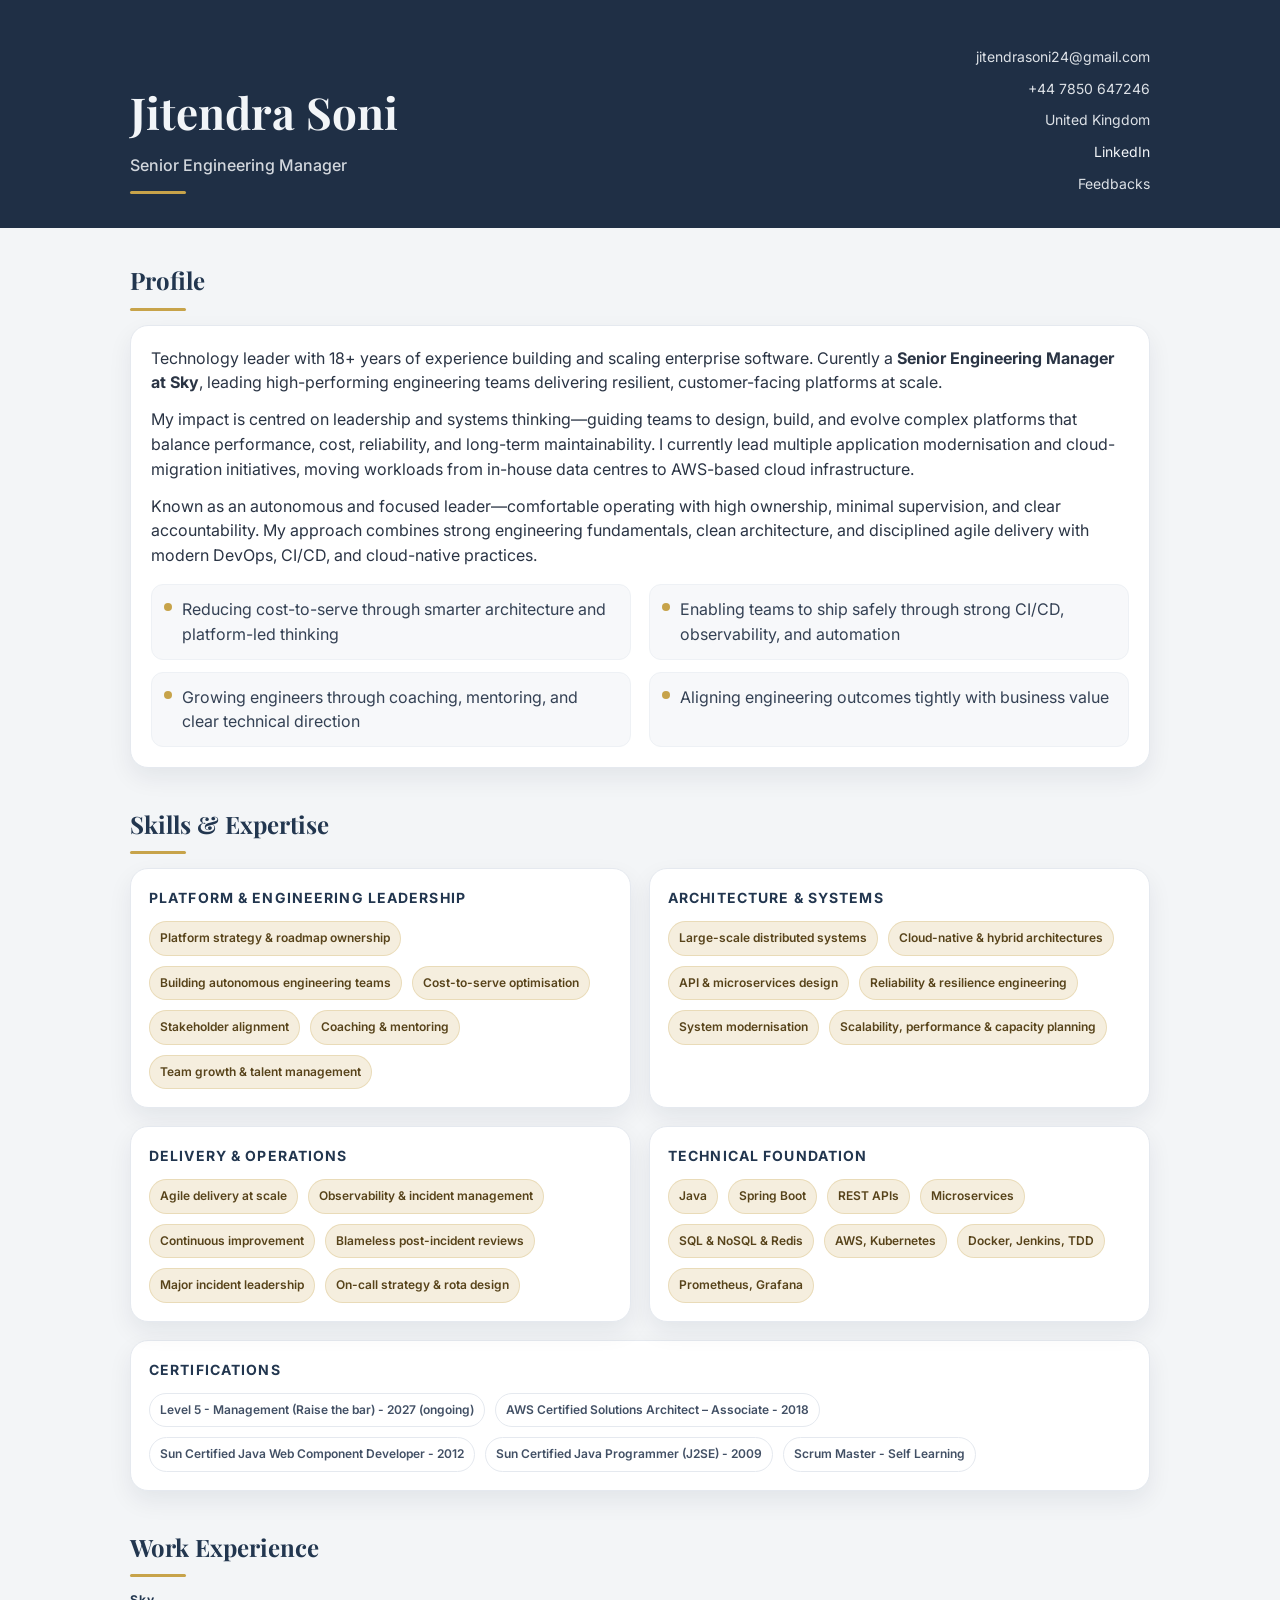
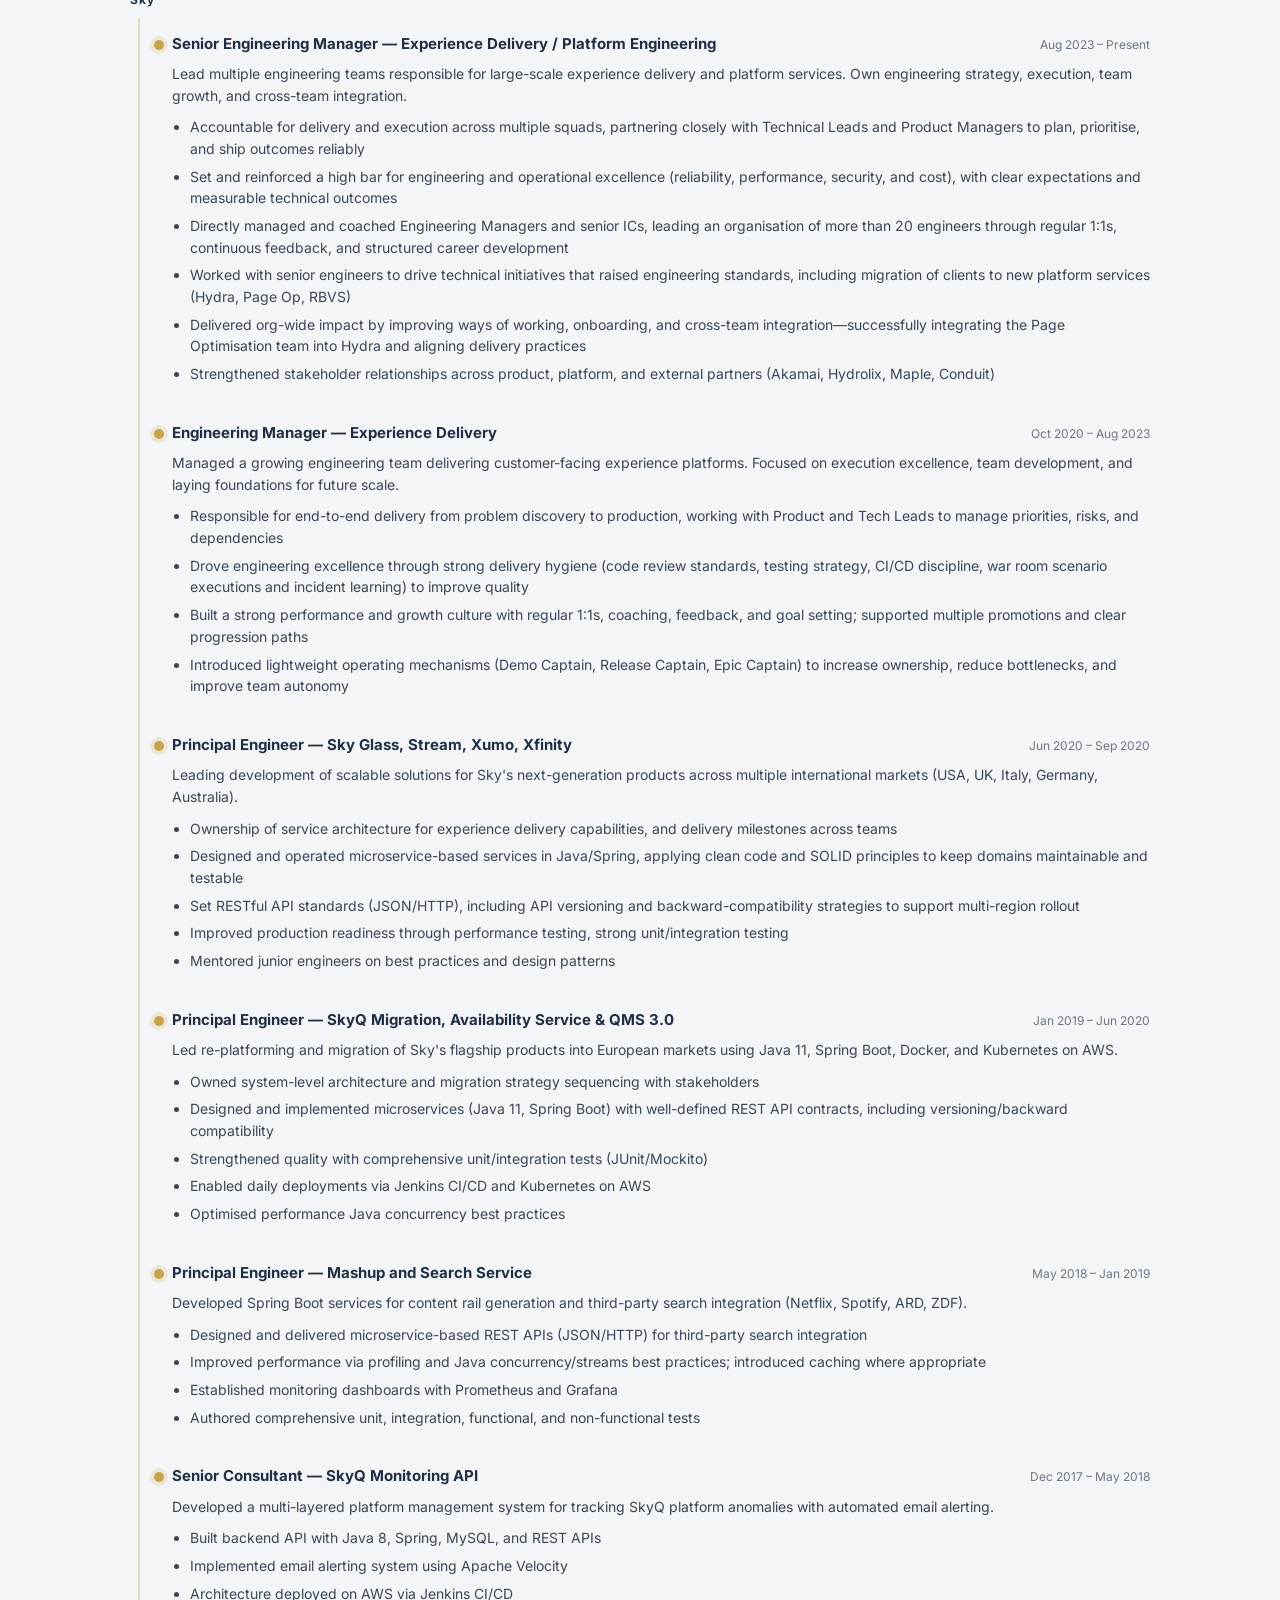
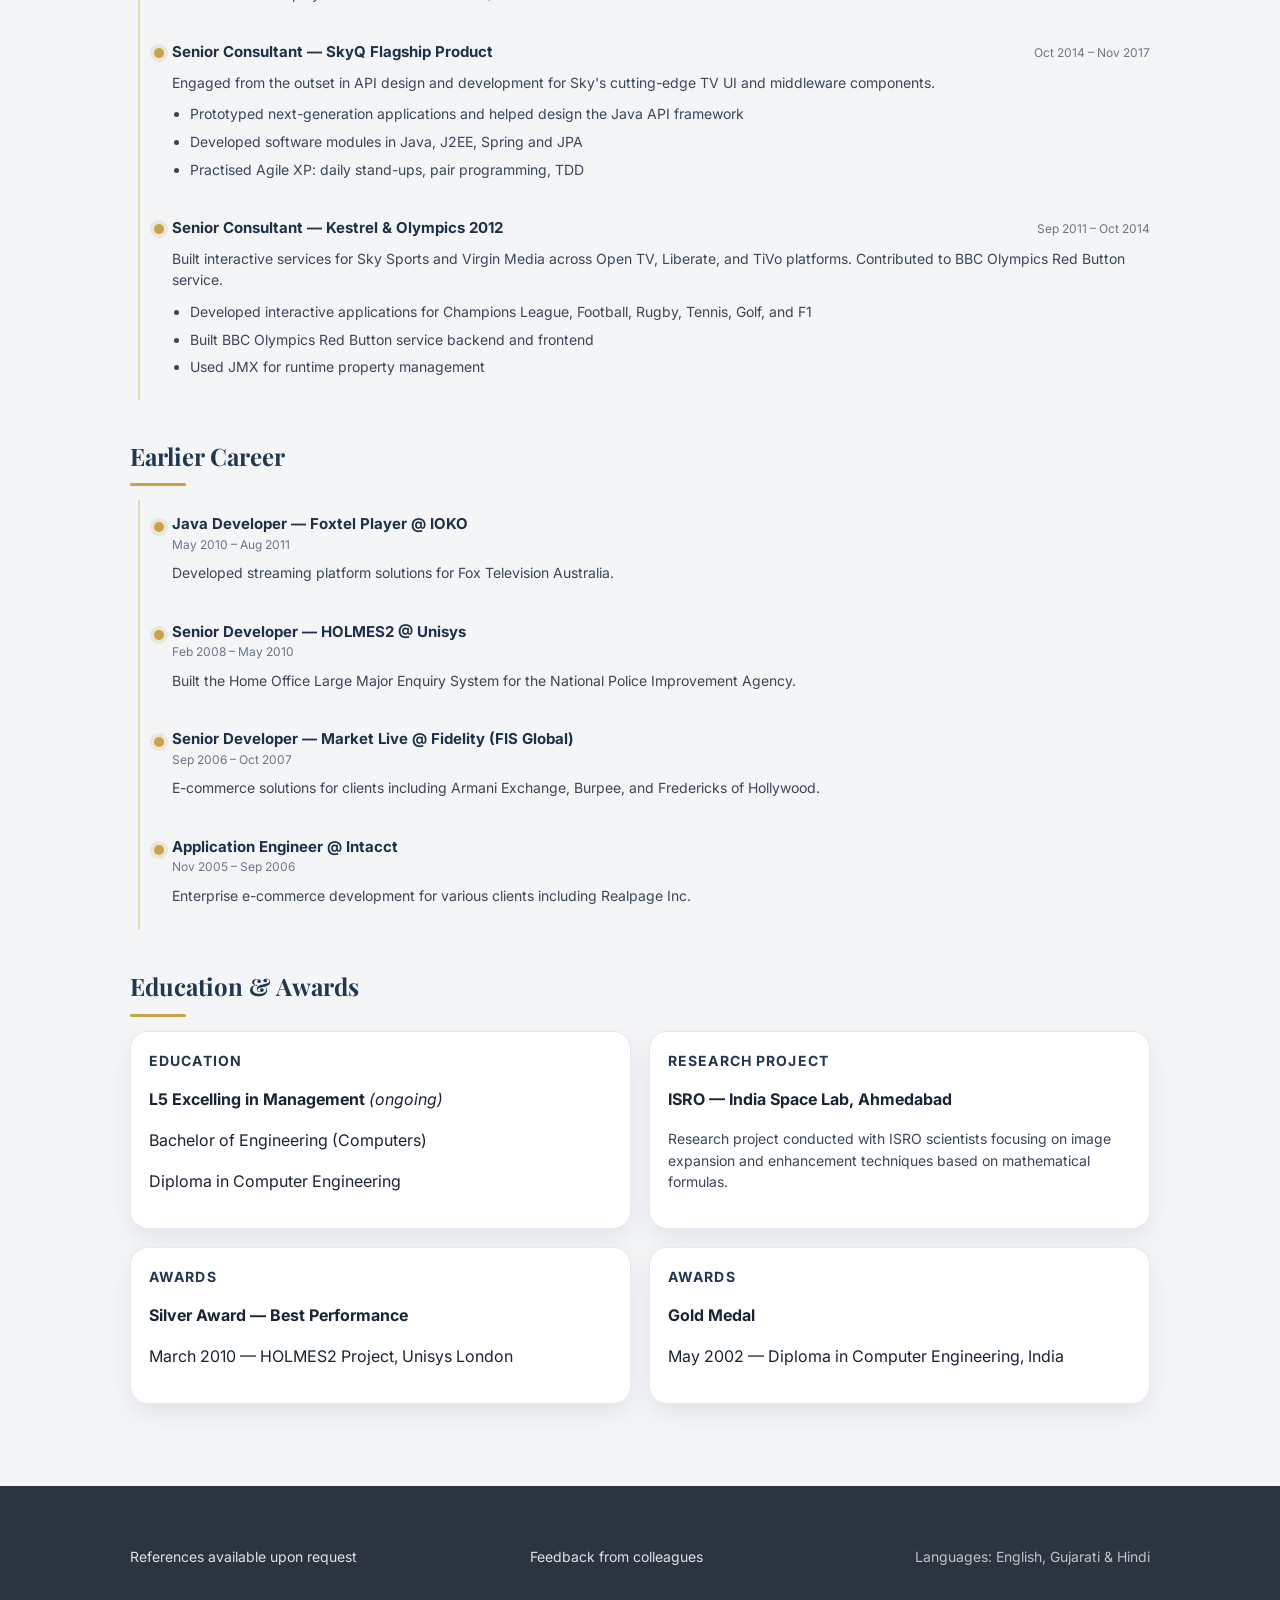
<file: index.html>
<!doctype html>
<html lang="en">
<head>
    <meta charset="UTF-8" />
    <meta name="viewport" content="width=device-width, initial-scale=1.0" />
    <title>Jitendra Soni — Senior Engineering Manager</title>

    <!-- Fonts -->
    <link rel="preconnect" href="https://fonts.googleapis.com" />
    <link rel="preconnect" href="https://fonts.gstatic.com" crossorigin />
    <link
            href="https://fonts.googleapis.com/css2?family=Inter:wght@400;500;600;700&family=Playfair+Display:wght@600;700&display=swap"
            rel="stylesheet"
    />

    <link rel="stylesheet" href="styles.css" />
</head>

<body>
<!-- Header -->
<header class="hero">
    <div class="container hero__inner">
        <div class="hero__title">
            <h1>Jitendra Soni</h1>
            <p class="hero__role">Senior Engineering Manager</p>
            <div class="accent-rule"></div>
        </div>

        <ul class="hero__meta">
            <li class="meta">jitendrasoni24@gmail.com</li>
            <li class="meta">+44 7850 647246</li>
            <li class="meta">United Kingdom</li>
            <li><a href="https://www.linkedin.com/in/jitendrasoni/" target="_blank">LinkedIn</a></li>
            <li class="meta"><a href="./feedback.html" target="_blank">Feedbacks</a></li>
        </ul>
    </div>
</header>

<main class="page">
    <div class="container">

        <!-- ================= PROFILE ================= -->
        <section class="section">
            <div class="section__head">
                <h2>Profile</h2>
                <div class="section__underline"></div>
            </div>

            <div class="card card--profile">
                <div class="prose">
                    <p>
                        Technology leader with 18+ years of experience building and scaling enterprise software.
                        Curently a <strong>Senior Engineering Manager at Sky</strong>, leading high-performing
                        engineering teams delivering resilient, customer-facing platforms at scale.
                    </p>

                    <p>
                        My impact is centred on leadership and systems thinking—guiding teams to design, build,
                        and evolve complex platforms that balance performance, cost, reliability, and long-term
                        maintainability. I currently lead multiple application modernisation and cloud-migration
                        initiatives, moving workloads from in-house data centres to AWS-based cloud infrastructure.
                    </p>

                    <p>
                        Known as an autonomous and focused leader—comfortable operating with high ownership,
                        minimal supervision, and clear accountability. My approach combines strong engineering
                        fundamentals, clean architecture, and disciplined agile delivery with modern DevOps,
                        CI/CD, and cloud-native practices.
                    </p>
                </div>

                <div class="profile__highlights">
                    <div class="highlight"><span class="dot"></span>Reducing cost-to-serve through smarter architecture and platform-led thinking</div>
                    <div class="highlight"><span class="dot"></span>Enabling teams to ship safely through strong CI/CD, observability, and automation</div>
                    <div class="highlight"><span class="dot"></span>Growing engineers through coaching, mentoring, and clear technical direction</div>
                    <div class="highlight"><span class="dot"></span>Aligning engineering outcomes tightly with business value</div>
                </div>
            </div>
        </section>

        <!-- ================= SKILLS ================= -->
        <section class="section">
            <div class="section__head">
                <h2>Skills &amp; Expertise</h2>
                <div class="section__underline"></div>
            </div>

            <div class="grid-2">
                <div class="card">
                    <h3 class="card__title">Platform &amp; Engineering Leadership</h3>
                    <div class="pills">
                        <span class="pill">Platform strategy &amp; roadmap ownership</span>
                        <span class="pill">Building autonomous engineering teams</span>
                        <span class="pill">Cost-to-serve optimisation</span>
                        <span class="pill">Stakeholder alignment</span>
                        <span class="pill">Coaching &amp; mentoring</span>
                        <span class="pill">Team growth & talent management</span>
                    </div>
                </div>

                <div class="card">
                    <h3 class="card__title">Architecture &amp; Systems</h3>
                    <div class="pills">
                        <span class="pill">Large-scale distributed systems</span>
                        <span class="pill">Cloud-native &amp; hybrid architectures</span>
                        <span class="pill">API &amp; microservices design</span>
                        <span class="pill">Reliability &amp; resilience engineering</span>
                        <span class="pill">System modernisation</span>
                        <span class="pill">Scalability, performance & capacity planning</span>
                    </div>
                </div>

                <div class="card">
                    <h3 class="card__title">Delivery &amp; Operations</h3>
                    <div class="pills">
                        <span class="pill">Agile delivery at scale</span>
                        <span class="pill">Observability &amp; incident management</span>
                        <span class="pill">Continuous improvement</span>
                        <span class="pill">Blameless post-incident reviews</span>
                        <span class="pill">Major incident leadership</span>
                        <span class="pill">On-call strategy & rota design</span>
                    </div>
                </div>

                <div class="card">
                    <h3 class="card__title">Technical Foundation</h3>
                    <div class="pills">
                        <span class="pill">Java</span>
                        <span class="pill">Spring Boot</span>
                        <span class="pill">REST APIs</span>
                        <span class="pill">Microservices</span>
                        <span class="pill">SQL &amp; NoSQL & Redis</span>
                        <span class="pill">AWS, Kubernetes</span>
                        <span class="pill">Docker, Jenkins, TDD</span>
                        <span class="pill">Prometheus, Grafana</span>
                    </div>
                </div>
            </div>

            <div class="card card--certs">
                <h3 class="card__title">Certifications</h3>
                <div class="pills pills--light">
                    <span class="pill pill--outline">Level 5 - Management (Raise the bar) - 2027 (ongoing)</span>
                    <span class="pill pill--outline">AWS Certified Solutions Architect – Associate - 2018</span>
                    <span class="pill pill--outline">Sun Certified Java Web Component Developer - 2012</span>
                    <span class="pill pill--outline">Sun Certified Java Programmer (J2SE) - 2009</span>
                    <span class="pill pill--outline">Scrum Master - Self Learning</span>
                </div>
            </div>
        </section>

        <!-- ================= WORK EXPERIENCE ================= -->
        <section class="section">
            <div class="section__head">
                <h2>Work Experience</h2>
                <div class="section__underline"></div>
            </div>

            <div class="subhead">Sky</div>

            <div class="timeline">

                <!-- Senior Engineering Manager -->
                <article class="tl-item">
                    <div class="tl-marker"></div>
                    <div class="tl-content">
                        <div class="tl-row">
                            <h3>Senior Engineering Manager — Experience Delivery / Platform Engineering</h3>
                            <div class="tl-date">Aug 2023 – Present</div>
                        </div>

                        <p class="tl-desc">
                            Lead multiple engineering teams responsible for large-scale experience delivery and platform
                            services. Own engineering strategy, execution, team growth, and cross-team integration.
                        </p>

                        <ul class="bullets">
                            <li>Accountable for delivery and execution across multiple squads, partnering closely with Technical Leads and Product Managers to plan, prioritise, and ship outcomes reliably</li>
                            <li>Set and reinforced a high bar for engineering and operational excellence (reliability, performance, security, and cost), with clear expectations and measurable technical outcomes</li>
                            <li>Directly managed and coached Engineering Managers and senior ICs, leading an organisation of more than 20 engineers through regular 1:1s, continuous feedback, and structured career development</li>
                            <li>Worked with senior engineers to drive technical initiatives that raised engineering standards, including migration of clients to new platform services (Hydra, Page Op, RBVS)</li>
                            <li>Delivered org-wide impact by improving ways of working, onboarding, and cross-team integration—successfully integrating the Page Optimisation team into Hydra and aligning delivery practices</li>
                            <li>Strengthened stakeholder relationships across product, platform, and external partners (Akamai, Hydrolix, Maple, Conduit)</li>
                        </ul>
                    </div>
                </article>

                <!-- Engineering Manager -->
                <article class="tl-item">
                    <div class="tl-marker"></div>
                    <div class="tl-content">
                        <div class="tl-row">
                            <h3>Engineering Manager — Experience Delivery</h3>
                            <div class="tl-date">Oct 2020 – Aug 2023</div>
                        </div>

                        <p class="tl-desc">
                            Managed a growing engineering team delivering customer-facing experience platforms.
                            Focused on execution excellence, team development, and laying foundations for future scale.
                        </p>

                        <ul class="bullets">
                            <li>Responsible for end-to-end delivery from problem discovery to production, working with Product and Tech Leads to manage priorities, risks, and dependencies</li>
                            <li>Drove engineering excellence through strong delivery hygiene (code review standards, testing strategy, CI/CD discipline, war room scenario executions and incident learning) to improve quality</li>
                            <li>Built a strong performance and growth culture with regular 1:1s, coaching, feedback, and goal setting; supported multiple promotions and clear progression paths</li>
                            <li>Introduced lightweight operating mechanisms (Demo Captain, Release Captain, Epic Captain) to increase ownership, reduce bottlenecks, and improve team autonomy</li>
                        </ul>
                    </div>
                </article>

                <!-- Principal Engineer – Sky Glass -->
                <article class="tl-item">
                    <div class="tl-marker"></div>
                    <div class="tl-content">
                        <div class="tl-row">
                            <h3>Principal Engineer — Sky Glass, Stream, Xumo, Xfinity</h3>
                            <div class="tl-date">Jun 2020 – Sep 2020</div>
                        </div>

                        <p class="tl-desc">
                            Leading development of scalable solutions for Sky's next-generation products across multiple
                            international markets (USA, UK, Italy, Germany, Australia).
                        </p>

                        <ul class="bullets">
                            <li>Ownership of service architecture for experience delivery capabilities, and delivery milestones across teams</li>
                            <li>Designed and operated microservice-based services in Java/Spring, applying clean code and SOLID principles to keep domains maintainable and testable</li>
                            <li>Set RESTful API standards (JSON/HTTP), including API versioning and backward-compatibility strategies to support multi-region rollout</li>
                            <li>Improved production readiness through performance testing, strong unit/integration testing</li>
                            <li>Mentored junior engineers on best practices and design patterns</li>
                        </ul>
                    </div>
                </article>

                <!-- Principal Engineer – SkyQ Migration -->
                <article class="tl-item">
                    <div class="tl-marker"></div>
                    <div class="tl-content">
                        <div class="tl-row">
                            <h3>Principal Engineer — SkyQ Migration, Availability Service &amp; QMS 3.0</h3>
                            <div class="tl-date">Jan 2019 – Jun 2020</div>
                        </div>

                        <p class="tl-desc">
                            Led re-platforming and migration of Sky's flagship products into European markets using Java 11,
                            Spring Boot, Docker, and Kubernetes on AWS.
                        </p>

                        <ul class="bullets">
                            <li>Owned system-level architecture and migration strategy sequencing with stakeholders</li>
                            <li>Designed and implemented microservices (Java 11, Spring Boot) with well-defined REST API contracts, including versioning/backward compatibility</li>
                            <li>Strengthened quality with comprehensive unit/integration tests (JUnit/Mockito)</li>
                            <li>Enabled daily deployments via Jenkins CI/CD and Kubernetes on AWS</li>
                            <li>Optimised performance Java concurrency best practices</li>
                        </ul>
                    </div>
                </article>

                <!-- Principal Engineer – Mashup & Search -->
                <article class="tl-item">
                    <div class="tl-marker"></div>
                    <div class="tl-content">
                        <div class="tl-row">
                            <h3>Principal Engineer — Mashup and Search Service</h3>
                            <div class="tl-date">May 2018 – Jan 2019</div>
                        </div>

                        <p class="tl-desc">
                            Developed Spring Boot services for content rail generation and third-party search integration
                            (Netflix, Spotify, ARD, ZDF).
                        </p>

                        <ul class="bullets">
                            <li>Designed and delivered microservice-based REST APIs (JSON/HTTP) for third-party search integration</li>
                            <li>Improved performance via profiling and Java concurrency/streams best practices; introduced caching where appropriate</li>
                            <li>Established monitoring dashboards with Prometheus and Grafana</li>
                            <li>Authored comprehensive unit, integration, functional, and non-functional tests</li>
                        </ul>
                    </div>
                </article>

                <!-- Principal Engineer – SkyQ Monitoring API -->
                <article class="tl-item">
                    <div class="tl-marker"></div>
                    <div class="tl-content">
                        <div class="tl-row">
                            <h3>Senior Consultant — SkyQ Monitoring API</h3>
                            <div class="tl-date">Dec 2017 – May 2018</div>
                        </div>

                        <p class="tl-desc">
                            Developed a multi-layered platform management system for tracking SkyQ platform anomalies
                            with automated email alerting.
                        </p>

                        <ul class="bullets">
                            <li>Built backend API with Java 8, Spring, MySQL, and REST APIs</li>
                            <li>Implemented email alerting system using Apache Velocity</li>
                            <li>Architecture deployed on AWS via Jenkins CI/CD</li>
                        </ul>
                    </div>
                </article>

                <!-- Senior Consultant – Flagship -->
                <article class="tl-item">
                    <div class="tl-marker"></div>
                    <div class="tl-content">
                        <div class="tl-row">
                            <h3>Senior Consultant — SkyQ Flagship Product</h3>
                            <div class="tl-date">Oct 2014 – Nov 2017</div>
                        </div>

                        <p class="tl-desc">
                            Engaged from the outset in API design and development for Sky's cutting-edge TV UI and middleware components.
                        </p>

                        <ul class="bullets">
                            <li>Prototyped next-generation applications and helped design the Java API framework</li>
                            <li>Developed software modules in Java, J2EE, Spring and JPA</li>
                            <li>Practised Agile XP: daily stand-ups, pair programming, TDD</li>
                        </ul>
                    </div>
                </article>

                <!-- Senior Consultant – Olympics -->
                <article class="tl-item">
                    <div class="tl-marker"></div>
                    <div class="tl-content">
                        <div class="tl-row">
                            <h3>Senior Consultant — Kestrel &amp; Olympics 2012</h3>
                            <div class="tl-date">Sep 2011 – Oct 2014</div>
                        </div>

                        <p class="tl-desc">
                            Built interactive services for Sky Sports and Virgin Media across Open TV, Liberate, and TiVo platforms.
                            Contributed to BBC Olympics Red Button service.
                        </p>

                        <ul class="bullets">
                            <li>Developed interactive applications for Champions League, Football, Rugby, Tennis, Golf, and F1</li>
                            <li>Built BBC Olympics Red Button service backend and frontend</li>
                            <li>Used JMX for runtime property management</li>
                        </ul>
                    </div>
                </article>

            </div>
        </section>

        <!-- ================= EARLIER CAREER ================= -->
        <section class="section">
            <div class="section__head">
                <h2>Earlier Career</h2>
                <div class="section__underline"></div>
            </div>

            <div class="timeline timeline--compact">

                <article class="tl-item">
                    <div class="tl-marker"></div>
                    <div class="tl-content">
                        <div class="tl-row">
                            <h3>Java Developer — Foxtel Player @ IOKO</h3>
                        </div>
                        <div class="tl-date">May 2010 – Aug 2011</div>
                        <p class="tl-desc">Developed streaming platform solutions for Fox Television Australia.</p>
                    </div>
                </article>

                <article class="tl-item">
                    <div class="tl-marker"></div>
                    <div class="tl-content">
                        <div class="tl-row">
                            <h3>Senior Developer — HOLMES2 @ Unisys</h3>
                        </div>
                        <div class="tl-date">Feb 2008 – May 2010</div>
                        <p class="tl-desc">
                            Built the Home Office Large Major Enquiry System for the National Police Improvement Agency.
                        </p>
                    </div>
                </article>

                <article class="tl-item">
                    <div class="tl-marker"></div>
                    <div class="tl-content">
                        <div class="tl-row">
                        <h3>Senior Developer — Market Live @ Fidelity (FIS Global)</h3>
                        </div>
                        <div class="tl-date">Sep 2006 – Oct 2007</div>
                        <p class="tl-desc">
                            E-commerce solutions for clients including Armani Exchange, Burpee, and Fredericks of Hollywood.
                        </p>
                    </div>
                </article>

                <article class="tl-item">
                    <div class="tl-marker"></div>
                    <div class="tl-content">
                        <div class="tl-row">
                            <h3>Application Engineer @ Intacct</h3>
                        </div>
                        <div class="tl-date">Nov 2005 – Sep 2006</div>
                        <p class="tl-desc">
                            Enterprise e-commerce development for various clients including Realpage Inc.
                        </p>
                    </div>
                </article>

            </div>
        </section>

        <!-- ================= EDUCATION & AWARDS ================= -->
        <section class="section">
            <div class="section__head">
                <h2>Education &amp; Awards</h2>
                <div class="section__underline"></div>
            </div>

            <div class="grid-2">
                <div class="card">
                    <h3 class="card__title">Education</h3>
                    <p><strong>L5 Excelling in Management</strong> <em>(ongoing)</em></p>
                    <p>Bachelor of Engineering (Computers)</p>
                    <p>Diploma in Computer Engineering</p>
                </div>

                <div class="card">
                    <h3 class="card__title">Research Project</h3>
                    <p><strong>ISRO — India Space Lab, Ahmedabad</strong></p>
                    <p class="tl-desc">
                        Research project conducted with ISRO scientists focusing on image expansion and enhancement
                        techniques based on mathematical formulas.
                    </p>
                </div>
                <div class="card">
                    <h3 class="card__title">Awards</h3>
                    <p><strong>Silver Award — Best Performance</strong></p>
                    <p>March 2010 — HOLMES2 Project, Unisys London</p>
                </div>

                <div class="card">
                    <h3 class="card__title">Awards</h3>
                    <p><strong>Gold Medal</strong></p>
                    <p>May 2002 — Diploma in Computer Engineering, India</p>
                </div>
            </div>
        </section>

    </div>
</main>

<footer class="footer">
    <div class="container footer__inner">
        <ul class="hero__meta">
            <div>References available upon request </div>
        </ul>
        <ul class="hero__meta">
            <li class="meta"><a href="./feedback.html">Feedback from colleagues</a></li>
        </ul>
        <ul>
            <div class="footer__muted">Languages: English, Gujarati &amp; Hindi</div>
        </ul>
    </div>
</footer>
</body>
</html>
</file>
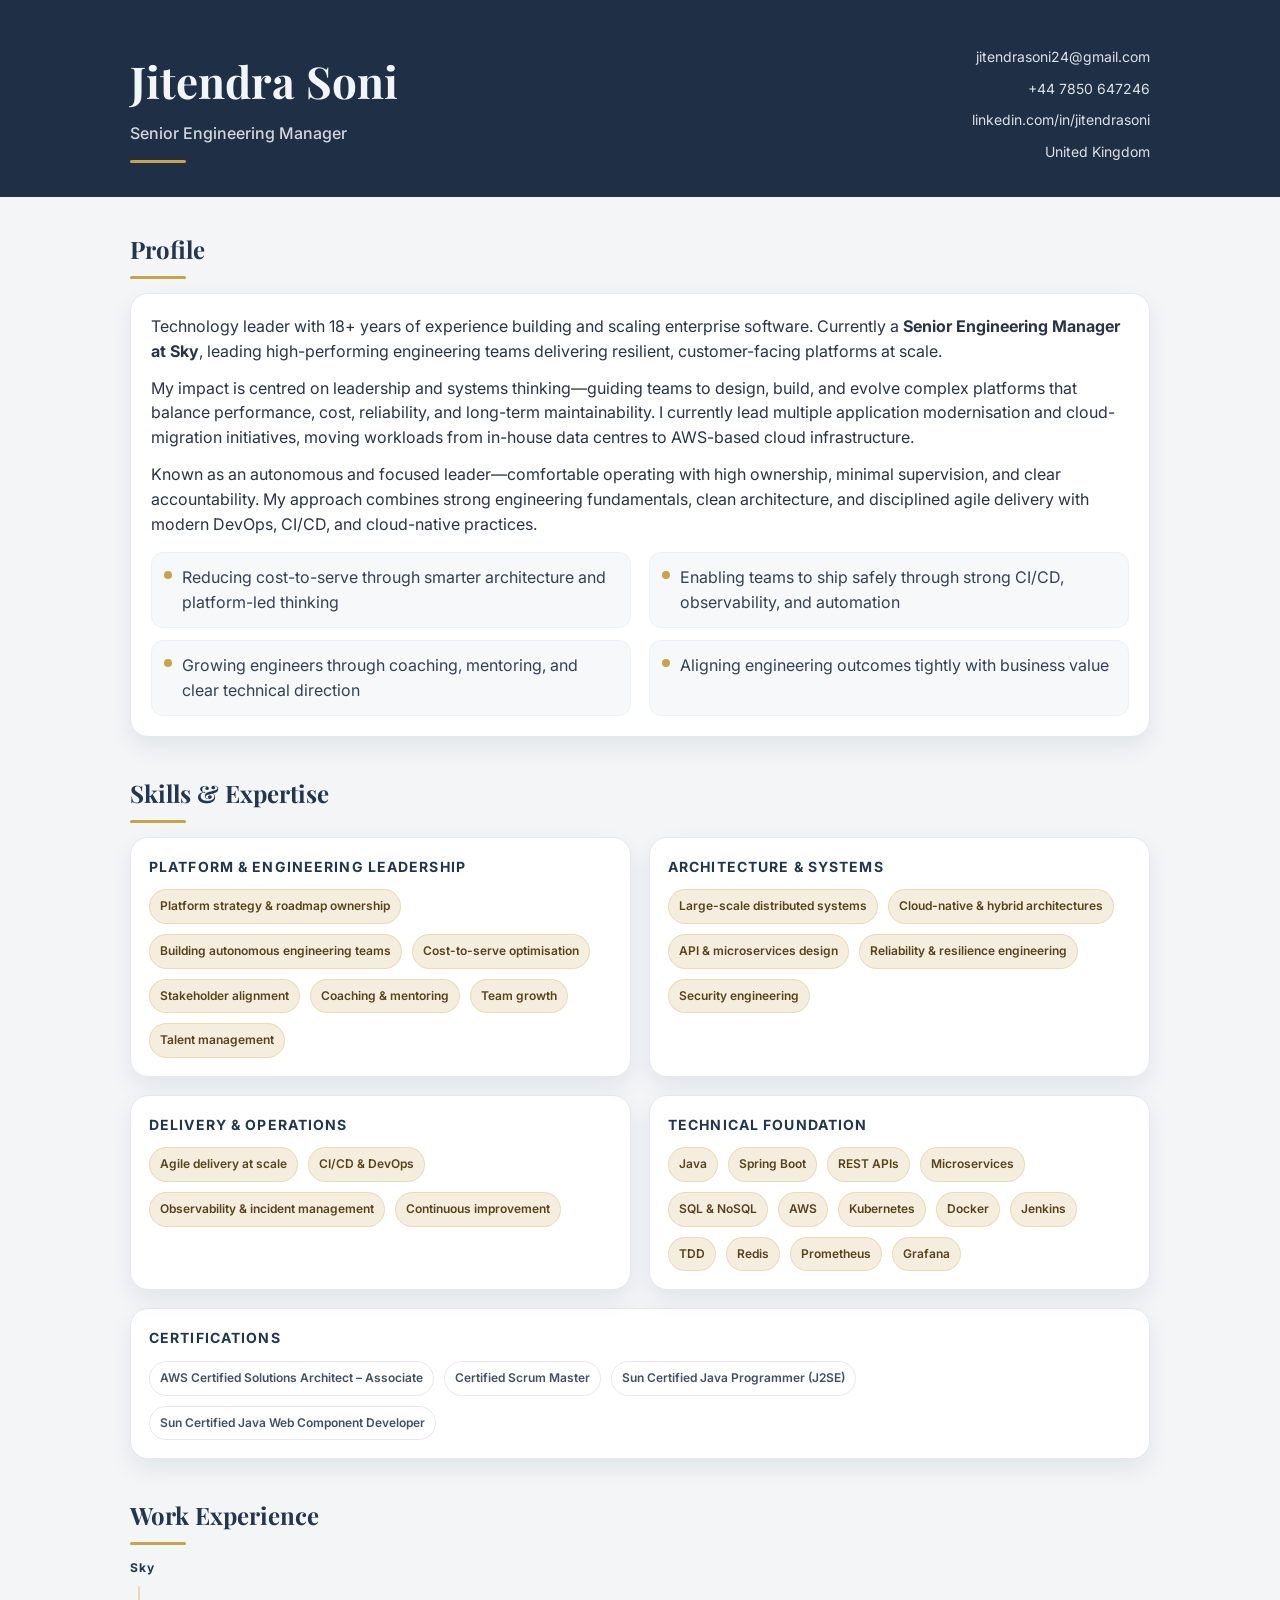
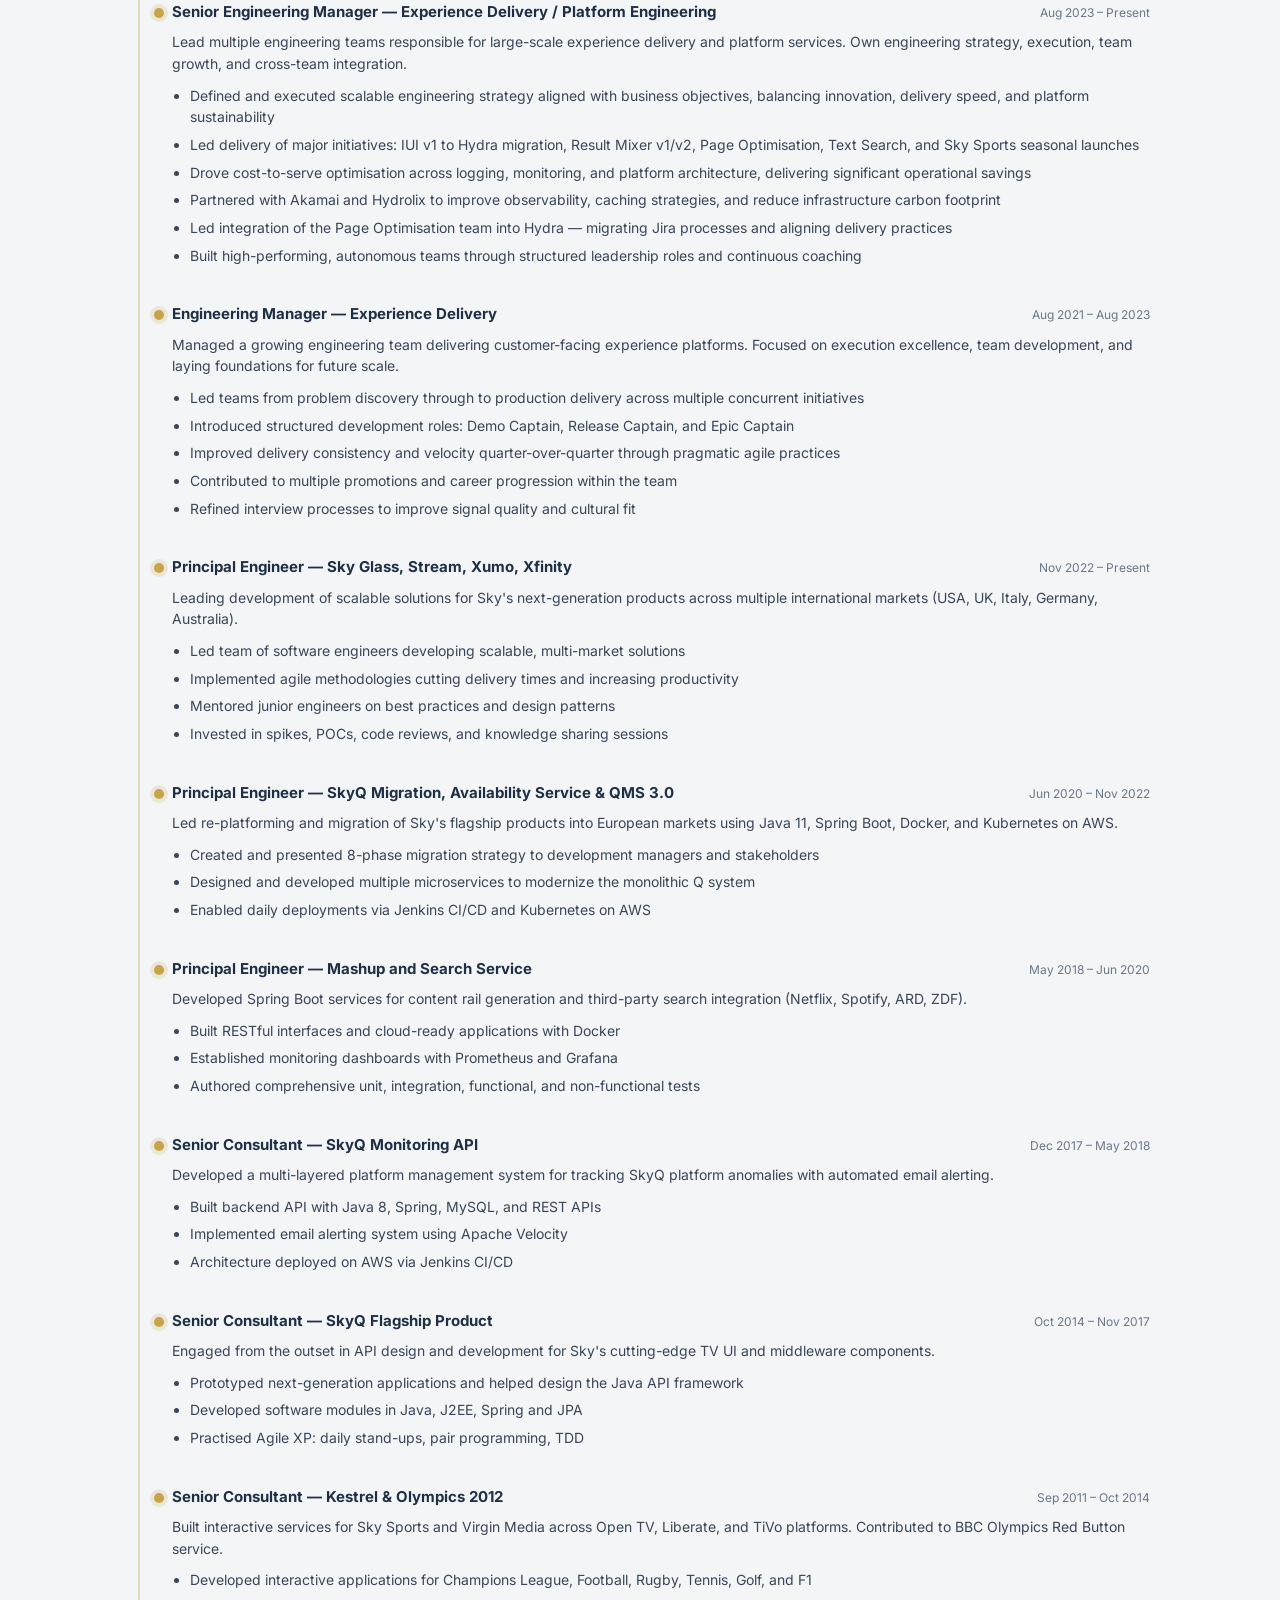
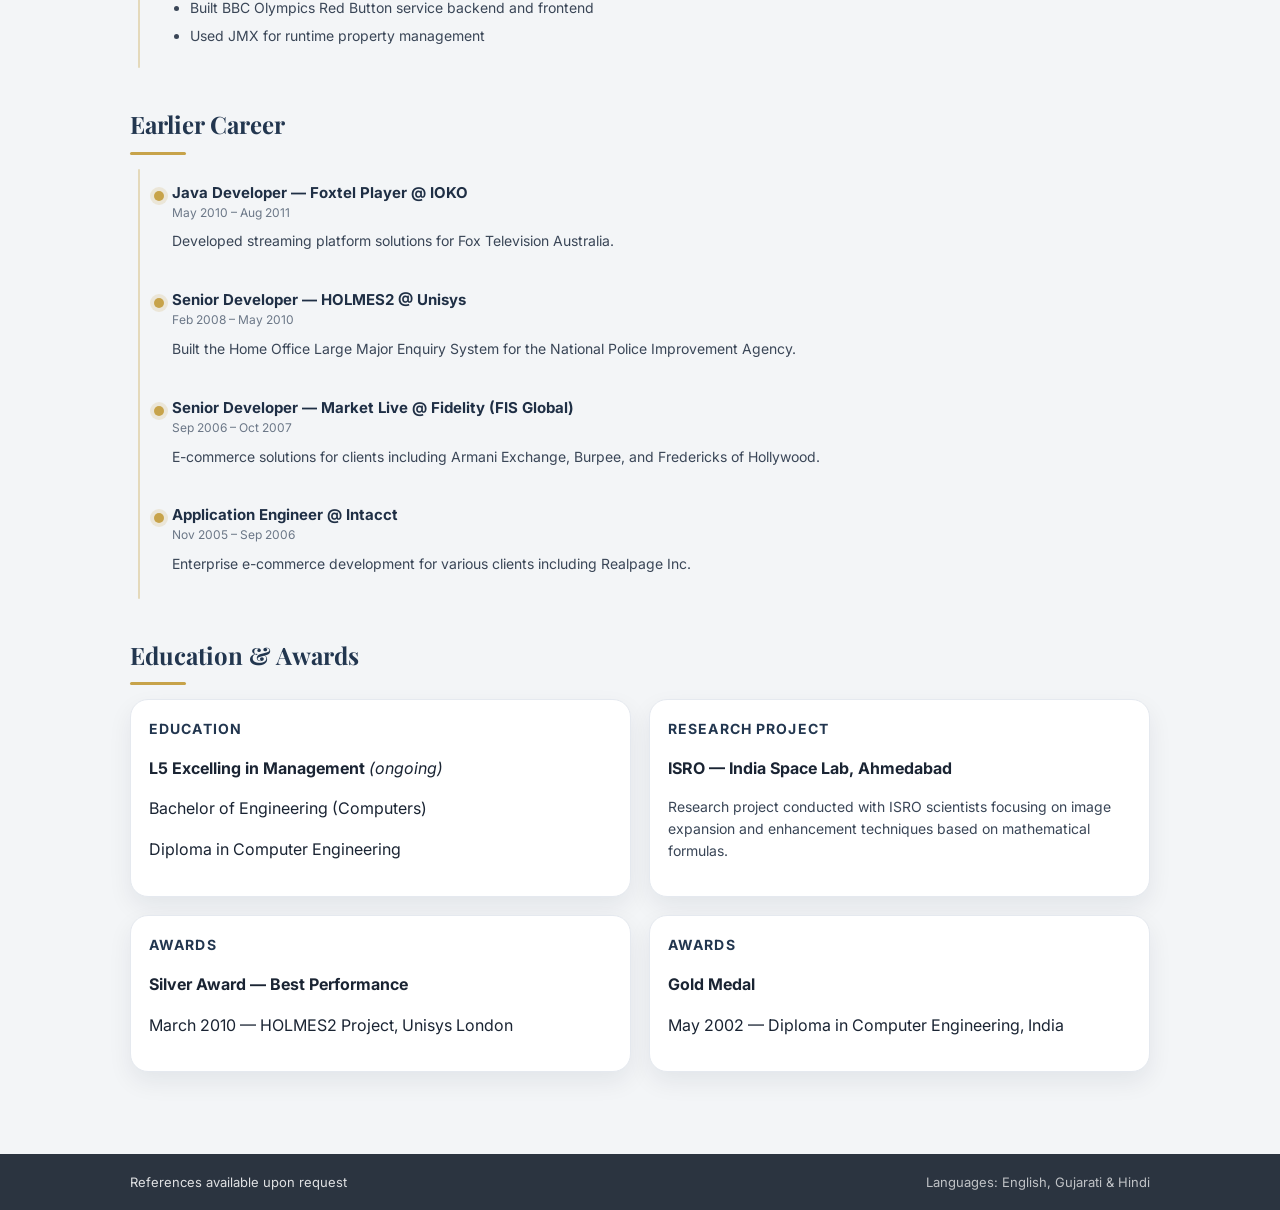
<file: docs/index.html>
<!doctype html>
<html lang="en">
<head>
    <meta charset="UTF-8" />
    <meta name="viewport" content="width=device-width, initial-scale=1.0" />
    <title>Jitendra Soni — Senior Engineering Manager</title>

    <!-- Fonts -->
    <link rel="preconnect" href="https://fonts.googleapis.com" />
    <link rel="preconnect" href="https://fonts.gstatic.com" crossorigin />
    <link
            href="https://fonts.googleapis.com/css2?family=Inter:wght@400;500;600;700&family=Playfair+Display:wght@600;700&display=swap"
            rel="stylesheet"
    />

    <link rel="stylesheet" href="styles.css" />
</head>

<body>
<!-- Header -->
<header class="hero">
    <div class="container hero__inner">
        <div class="hero__title">
            <h1>Jitendra Soni</h1>
            <p class="hero__role">Senior Engineering Manager</p>
            <div class="accent-rule"></div>
        </div>

        <ul class="hero__meta">
            <li class="meta">jitendrasoni24@gmail.com</li>
            <li class="meta">+44 7850 647246</li>
            <li class="meta">linkedin.com/in/jitendrasoni</li>
            <li class="meta">United Kingdom</li>
        </ul>
    </div>
</header>

<main class="page">
    <div class="container">

        <!-- ================= PROFILE ================= -->
        <section class="section">
            <div class="section__head">
                <h2>Profile</h2>
                <div class="section__underline"></div>
            </div>

            <div class="card card--profile">
                <div class="prose">
                    <p>
                        Technology leader with 18+ years of experience building and scaling enterprise software.
                        Currently a <strong>Senior Engineering Manager at Sky</strong>, leading high-performing
                        engineering teams delivering resilient, customer-facing platforms at scale.
                    </p>

                    <p>
                        My impact is centred on leadership and systems thinking—guiding teams to design, build,
                        and evolve complex platforms that balance performance, cost, reliability, and long-term
                        maintainability. I currently lead multiple application modernisation and cloud-migration
                        initiatives, moving workloads from in-house data centres to AWS-based cloud infrastructure.
                    </p>

                    <p>
                        Known as an autonomous and focused leader—comfortable operating with high ownership,
                        minimal supervision, and clear accountability. My approach combines strong engineering
                        fundamentals, clean architecture, and disciplined agile delivery with modern DevOps,
                        CI/CD, and cloud-native practices.
                    </p>
                </div>

                <div class="profile__highlights">
                    <div class="highlight"><span class="dot"></span>Reducing cost-to-serve through smarter architecture and platform-led thinking</div>
                    <div class="highlight"><span class="dot"></span>Enabling teams to ship safely through strong CI/CD, observability, and automation</div>
                    <div class="highlight"><span class="dot"></span>Growing engineers through coaching, mentoring, and clear technical direction</div>
                    <div class="highlight"><span class="dot"></span>Aligning engineering outcomes tightly with business value</div>
                </div>
            </div>
        </section>

        <!-- ================= SKILLS ================= -->
        <section class="section">
            <div class="section__head">
                <h2>Skills &amp; Expertise</h2>
                <div class="section__underline"></div>
            </div>

            <div class="grid-2">
                <div class="card">
                    <h3 class="card__title">Platform &amp; Engineering Leadership</h3>
                    <div class="pills">
                        <span class="pill">Platform strategy &amp; roadmap ownership</span>
                        <span class="pill">Building autonomous engineering teams</span>
                        <span class="pill">Cost-to-serve optimisation</span>
                        <span class="pill">Stakeholder alignment</span>
                        <span class="pill">Coaching &amp; mentoring</span>
                        <span class="pill">Team growth</span>
                        <span class="pill">Talent management</span>
                    </div>
                </div>

                <div class="card">
                    <h3 class="card__title">Architecture &amp; Systems</h3>
                    <div class="pills">
                        <span class="pill">Large-scale distributed systems</span>
                        <span class="pill">Cloud-native &amp; hybrid architectures</span>
                        <span class="pill">API &amp; microservices design</span>
                        <span class="pill">Reliability &amp; resilience engineering</span>
                        <span class="pill">Security engineering</span>
                    </div>
                </div>

                <div class="card">
                    <h3 class="card__title">Delivery &amp; Operations</h3>
                    <div class="pills">
                        <span class="pill">Agile delivery at scale</span>
                        <span class="pill">CI/CD &amp; DevOps</span>
                        <span class="pill">Observability &amp; incident management</span>
                        <span class="pill">Continuous improvement</span>
                    </div>
                </div>

                <div class="card">
                    <h3 class="card__title">Technical Foundation</h3>
                    <div class="pills">
                        <span class="pill">Java</span>
                        <span class="pill">Spring Boot</span>
                        <span class="pill">REST APIs</span>
                        <span class="pill">Microservices</span>
                        <span class="pill">SQL &amp; NoSQL</span>
                        <span class="pill">AWS</span>
                        <span class="pill">Kubernetes</span>
                        <span class="pill">Docker</span>
                        <span class="pill">Jenkins</span>
                        <span class="pill">TDD</span>
                        <span class="pill">Redis</span>
                        <span class="pill">Prometheus</span>
                        <span class="pill">Grafana</span>
                    </div>
                </div>
            </div>

            <div class="card card--certs">
                <h3 class="card__title">Certifications</h3>
                <div class="pills pills--light">
                    <span class="pill pill--outline">AWS Certified Solutions Architect – Associate</span>
                    <span class="pill pill--outline">Certified Scrum Master</span>
                    <span class="pill pill--outline">Sun Certified Java Programmer (J2SE)</span>
                    <span class="pill pill--outline">Sun Certified Java Web Component Developer</span>
                </div>
            </div>
        </section>

        <!-- ================= WORK EXPERIENCE ================= -->
        <section class="section">
            <div class="section__head">
                <h2>Work Experience</h2>
                <div class="section__underline"></div>
            </div>

            <div class="subhead">Sky</div>

            <div class="timeline">

                <!-- Senior Engineering Manager -->
                <article class="tl-item">
                    <div class="tl-marker"></div>
                    <div class="tl-content">
                        <div class="tl-row">
                            <h3>Senior Engineering Manager — Experience Delivery / Platform Engineering</h3>
                            <div class="tl-date">Aug 2023 – Present</div>
                        </div>

                        <p class="tl-desc">
                            Lead multiple engineering teams responsible for large-scale experience delivery and platform
                            services. Own engineering strategy, execution, team growth, and cross-team integration.
                        </p>

                        <ul class="bullets">
                            <li>Defined and executed scalable engineering strategy aligned with business objectives, balancing innovation, delivery speed, and platform sustainability</li>
                            <li>Led delivery of major initiatives: IUI v1 to Hydra migration, Result Mixer v1/v2, Page Optimisation, Text Search, and Sky Sports seasonal launches</li>
                            <li>Drove cost-to-serve optimisation across logging, monitoring, and platform architecture, delivering significant operational savings</li>
                            <li>Partnered with Akamai and Hydrolix to improve observability, caching strategies, and reduce infrastructure carbon footprint</li>
                            <li>Led integration of the Page Optimisation team into Hydra — migrating Jira processes and aligning delivery practices</li>
                            <li>Built high-performing, autonomous teams through structured leadership roles and continuous coaching</li>
                        </ul>
                    </div>
                </article>

                <!-- Engineering Manager -->
                <article class="tl-item">
                    <div class="tl-marker"></div>
                    <div class="tl-content">
                        <div class="tl-row">
                            <h3>Engineering Manager — Experience Delivery</h3>
                            <div class="tl-date">Aug 2021 – Aug 2023</div>
                        </div>

                        <p class="tl-desc">
                            Managed a growing engineering team delivering customer-facing experience platforms.
                            Focused on execution excellence, team development, and laying foundations for future scale.
                        </p>

                        <ul class="bullets">
                            <li>Led teams from problem discovery through to production delivery across multiple concurrent initiatives</li>
                            <li>Introduced structured development roles: Demo Captain, Release Captain, and Epic Captain</li>
                            <li>Improved delivery consistency and velocity quarter-over-quarter through pragmatic agile practices</li>
                            <li>Contributed to multiple promotions and career progression within the team</li>
                            <li>Refined interview processes to improve signal quality and cultural fit</li>
                        </ul>
                    </div>
                </article>

                <!-- Principal Engineer – Sky Glass -->
                <article class="tl-item">
                    <div class="tl-marker"></div>
                    <div class="tl-content">
                        <div class="tl-row">
                            <h3>Principal Engineer — Sky Glass, Stream, Xumo, Xfinity</h3>
                            <div class="tl-date">Nov 2022 – Present</div>
                        </div>

                        <p class="tl-desc">
                            Leading development of scalable solutions for Sky's next-generation products across multiple
                            international markets (USA, UK, Italy, Germany, Australia).
                        </p>

                        <ul class="bullets">
                            <li>Led team of software engineers developing scalable, multi-market solutions</li>
                            <li>Implemented agile methodologies cutting delivery times and increasing productivity</li>
                            <li>Mentored junior engineers on best practices and design patterns</li>
                            <li>Invested in spikes, POCs, code reviews, and knowledge sharing sessions</li>
                        </ul>
                    </div>
                </article>

                <!-- Principal Engineer – SkyQ Migration -->
                <article class="tl-item">
                    <div class="tl-marker"></div>
                    <div class="tl-content">
                        <div class="tl-row">
                            <h3>Principal Engineer — SkyQ Migration, Availability Service &amp; QMS 3.0</h3>
                            <div class="tl-date">Jun 2020 – Nov 2022</div>
                        </div>

                        <p class="tl-desc">
                            Led re-platforming and migration of Sky's flagship products into European markets using Java 11,
                            Spring Boot, Docker, and Kubernetes on AWS.
                        </p>

                        <ul class="bullets">
                            <li>Created and presented 8-phase migration strategy to development managers and stakeholders</li>
                            <li>Designed and developed multiple microservices to modernize the monolithic Q system</li>
                            <li>Enabled daily deployments via Jenkins CI/CD and Kubernetes on AWS</li>
                        </ul>
                    </div>
                </article>

                <!-- Principal Engineer – Mashup & Search -->
                <article class="tl-item">
                    <div class="tl-marker"></div>
                    <div class="tl-content">
                        <div class="tl-row">
                            <h3>Principal Engineer — Mashup and Search Service</h3>
                            <div class="tl-date">May 2018 – Jun 2020</div>
                        </div>

                        <p class="tl-desc">
                            Developed Spring Boot services for content rail generation and third-party search integration
                            (Netflix, Spotify, ARD, ZDF).
                        </p>

                        <ul class="bullets">
                            <li>Built RESTful interfaces and cloud-ready applications with Docker</li>
                            <li>Established monitoring dashboards with Prometheus and Grafana</li>
                            <li>Authored comprehensive unit, integration, functional, and non-functional tests</li>
                        </ul>
                    </div>
                </article>

                <!-- Senior Consultant – Monitoring API -->
                <article class="tl-item">
                    <div class="tl-marker"></div>
                    <div class="tl-content">
                        <div class="tl-row">
                            <h3>Senior Consultant — SkyQ Monitoring API</h3>
                            <div class="tl-date">Dec 2017 – May 2018</div>
                        </div>

                        <p class="tl-desc">
                            Developed a multi-layered platform management system for tracking SkyQ platform anomalies
                            with automated email alerting.
                        </p>

                        <ul class="bullets">
                            <li>Built backend API with Java 8, Spring, MySQL, and REST APIs</li>
                            <li>Implemented email alerting system using Apache Velocity</li>
                            <li>Architecture deployed on AWS via Jenkins CI/CD</li>
                        </ul>
                    </div>
                </article>

                <!-- Senior Consultant – Flagship -->
                <article class="tl-item">
                    <div class="tl-marker"></div>
                    <div class="tl-content">
                        <div class="tl-row">
                            <h3>Senior Consultant — SkyQ Flagship Product</h3>
                            <div class="tl-date">Oct 2014 – Nov 2017</div>
                        </div>

                        <p class="tl-desc">
                            Engaged from the outset in API design and development for Sky's cutting-edge TV UI and middleware components.
                        </p>

                        <ul class="bullets">
                            <li>Prototyped next-generation applications and helped design the Java API framework</li>
                            <li>Developed software modules in Java, J2EE, Spring and JPA</li>
                            <li>Practised Agile XP: daily stand-ups, pair programming, TDD</li>
                        </ul>
                    </div>
                </article>

                <!-- Senior Consultant – Olympics -->
                <article class="tl-item">
                    <div class="tl-marker"></div>
                    <div class="tl-content">
                        <div class="tl-row">
                            <h3>Senior Consultant — Kestrel &amp; Olympics 2012</h3>
                            <div class="tl-date">Sep 2011 – Oct 2014</div>
                        </div>

                        <p class="tl-desc">
                            Built interactive services for Sky Sports and Virgin Media across Open TV, Liberate, and TiVo platforms.
                            Contributed to BBC Olympics Red Button service.
                        </p>

                        <ul class="bullets">
                            <li>Developed interactive applications for Champions League, Football, Rugby, Tennis, Golf, and F1</li>
                            <li>Built BBC Olympics Red Button service backend and frontend</li>
                            <li>Used JMX for runtime property management</li>
                        </ul>
                    </div>
                </article>

            </div>
        </section>

        <!-- ================= EARLIER CAREER ================= -->
        <section class="section">
            <div class="section__head">
                <h2>Earlier Career</h2>
                <div class="section__underline"></div>
            </div>

            <div class="timeline timeline--compact">

                <article class="tl-item">
                    <div class="tl-marker"></div>
                    <div class="tl-content">
                        <div class="tl-row">
                            <h3>Java Developer — Foxtel Player @ IOKO</h3>
                        </div>
                        <div class="tl-date">May 2010 – Aug 2011</div>
                        <p class="tl-desc">Developed streaming platform solutions for Fox Television Australia.</p>
                    </div>
                </article>

                <article class="tl-item">
                    <div class="tl-marker"></div>
                    <div class="tl-content">
                        <div class="tl-row">
                            <h3>Senior Developer — HOLMES2 @ Unisys</h3>
                        </div>
                        <div class="tl-date">Feb 2008 – May 2010</div>
                        <p class="tl-desc">
                            Built the Home Office Large Major Enquiry System for the National Police Improvement Agency.
                        </p>
                    </div>
                </article>

                <article class="tl-item">
                    <div class="tl-marker"></div>
                    <div class="tl-content">
                        <div class="tl-row">
                        <h3>Senior Developer — Market Live @ Fidelity (FIS Global)</h3>
                        </div>
                        <div class="tl-date">Sep 2006 – Oct 2007</div>
                        <p class="tl-desc">
                            E-commerce solutions for clients including Armani Exchange, Burpee, and Fredericks of Hollywood.
                        </p>
                    </div>
                </article>

                <article class="tl-item">
                    <div class="tl-marker"></div>
                    <div class="tl-content">
                        <div class="tl-row">
                            <h3>Application Engineer @ Intacct</h3>
                        </div>
                        <div class="tl-date">Nov 2005 – Sep 2006</div>
                        <p class="tl-desc">
                            Enterprise e-commerce development for various clients including Realpage Inc.
                        </p>
                    </div>
                </article>

            </div>
        </section>

        <!-- ================= EDUCATION & AWARDS ================= -->
        <section class="section">
            <div class="section__head">
                <h2>Education &amp; Awards</h2>
                <div class="section__underline"></div>
            </div>

            <div class="grid-2">
                <div class="card">
                    <h3 class="card__title">Education</h3>
                    <p><strong>L5 Excelling in Management</strong> <em>(ongoing)</em></p>
                    <p>Bachelor of Engineering (Computers)</p>
                    <p>Diploma in Computer Engineering</p>
                </div>

                <div class="card">
                    <h3 class="card__title">Research Project</h3>
                    <p><strong>ISRO — India Space Lab, Ahmedabad</strong></p>
                    <p class="tl-desc">
                        Research project conducted with ISRO scientists focusing on image expansion and enhancement
                        techniques based on mathematical formulas.
                    </p>
                </div>
                <div class="card">
                    <h3 class="card__title">Awards</h3>
                    <p><strong>Silver Award — Best Performance</strong></p>
                    <p>March 2010 — HOLMES2 Project, Unisys London</p>
                </div>

                <div class="card">
                    <h3 class="card__title">Awards</h3>
                    <p><strong>Gold Medal</strong></p>
                    <p>May 2002 — Diploma in Computer Engineering, India</p>
                </div>
            </div>
        </section>

    </div>
</main>

<footer class="footer">
    <div class="container footer__inner">
        <div>References available upon request</div>
        <div class="footer__muted">Languages: English, Gujarati &amp; Hindi</div>
    </div>
</footer>
</body>
</html>
</file>
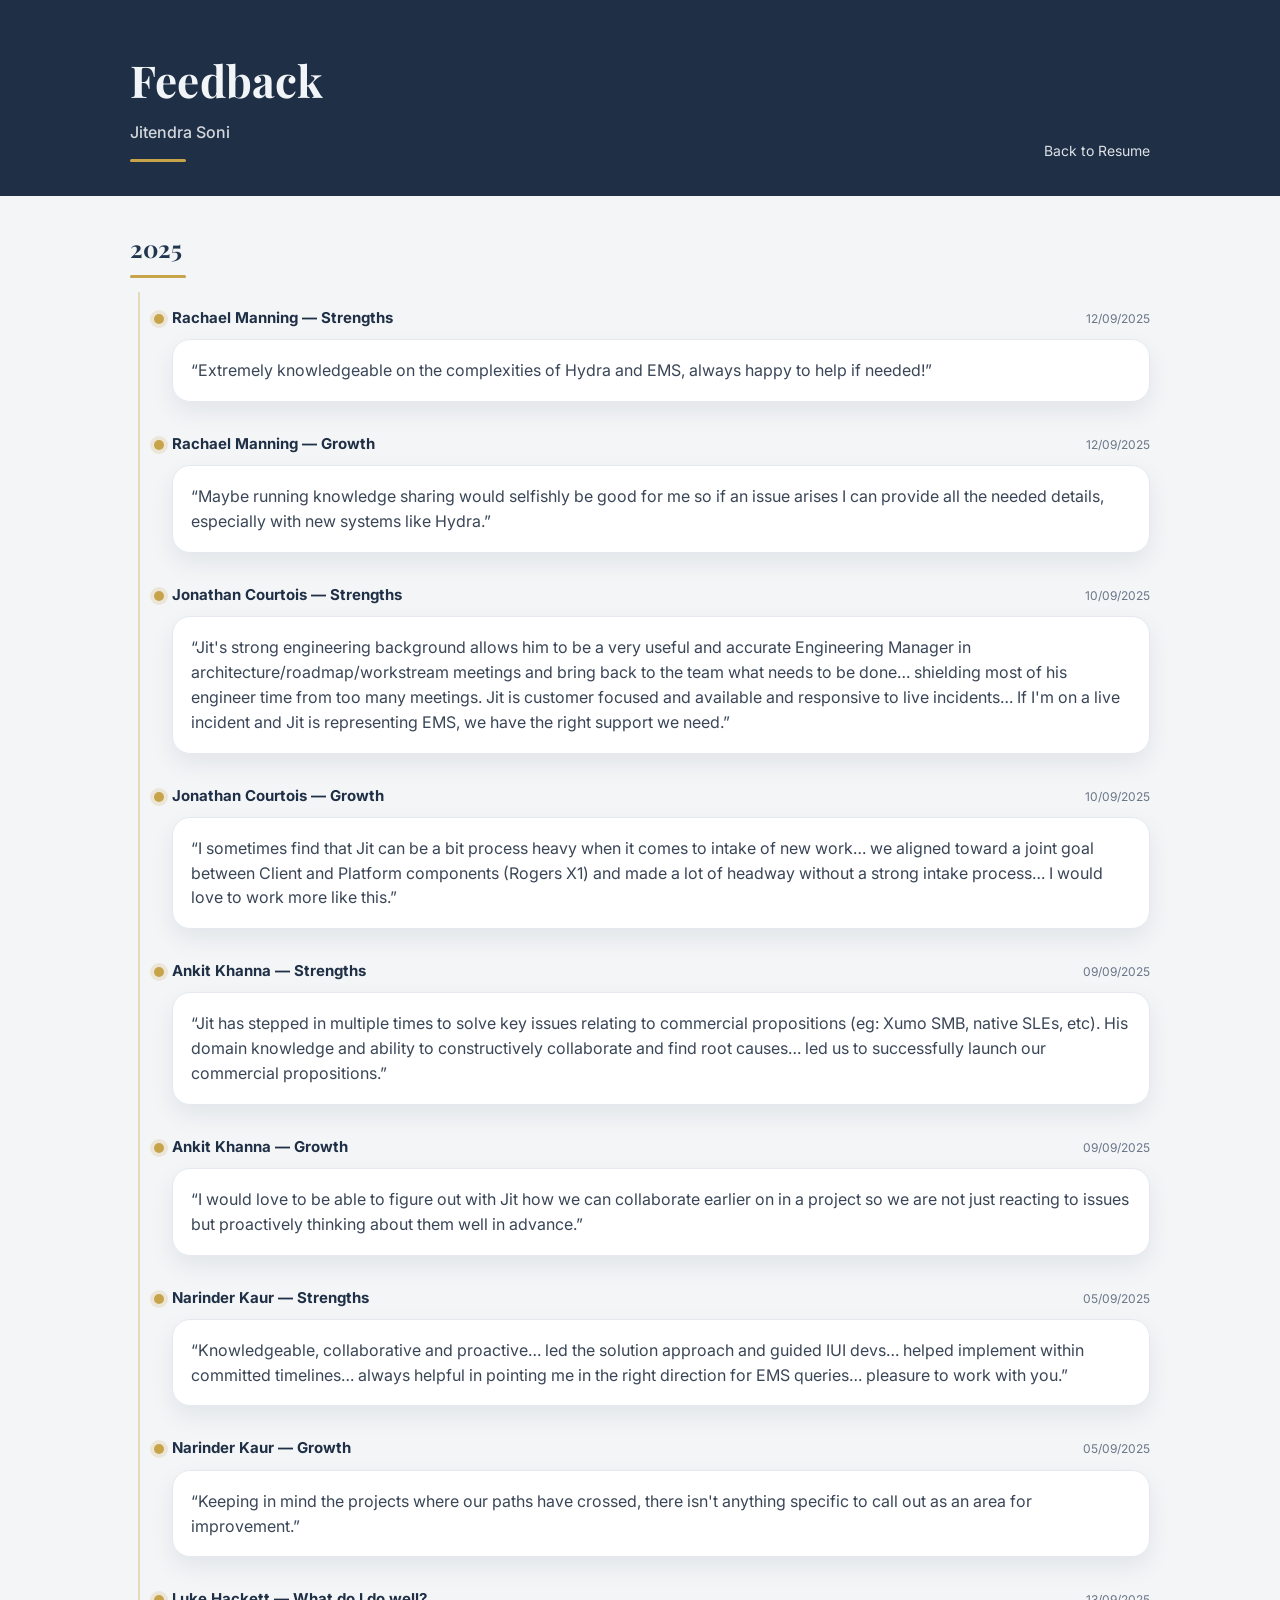
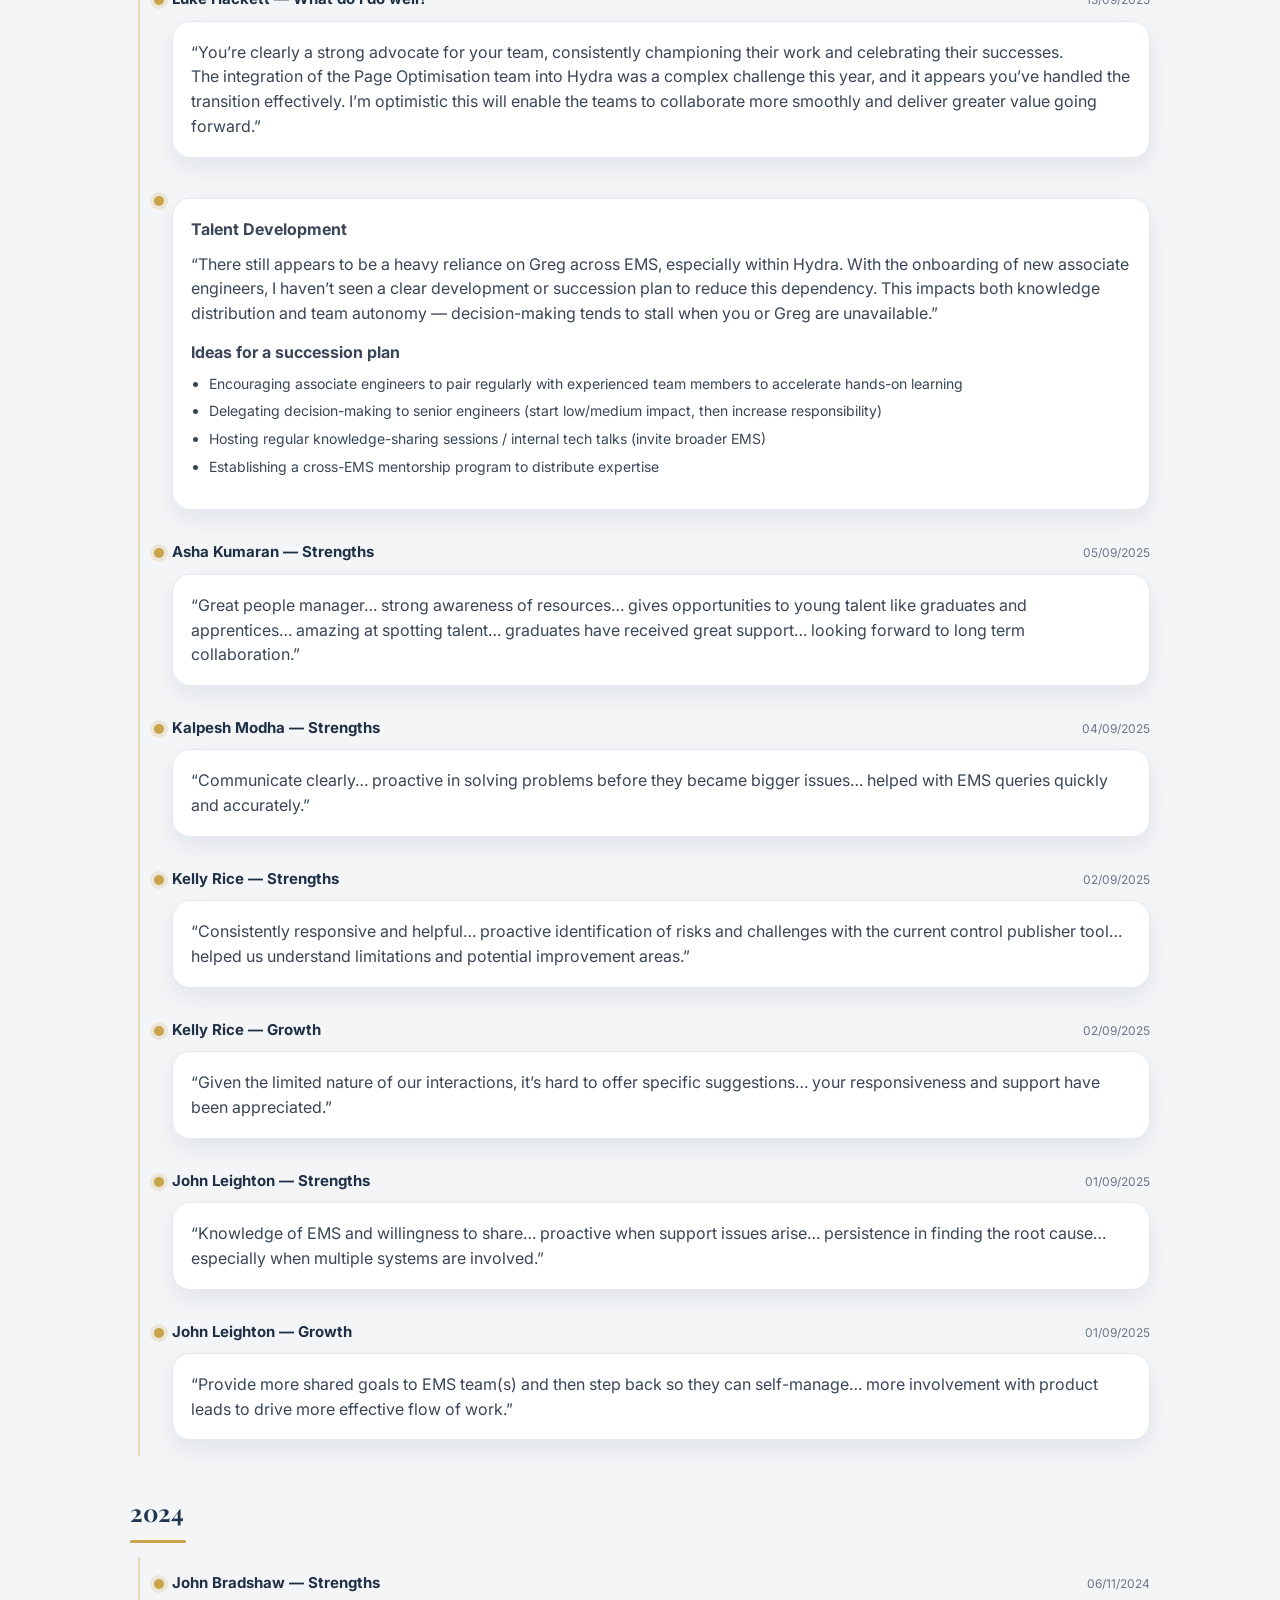
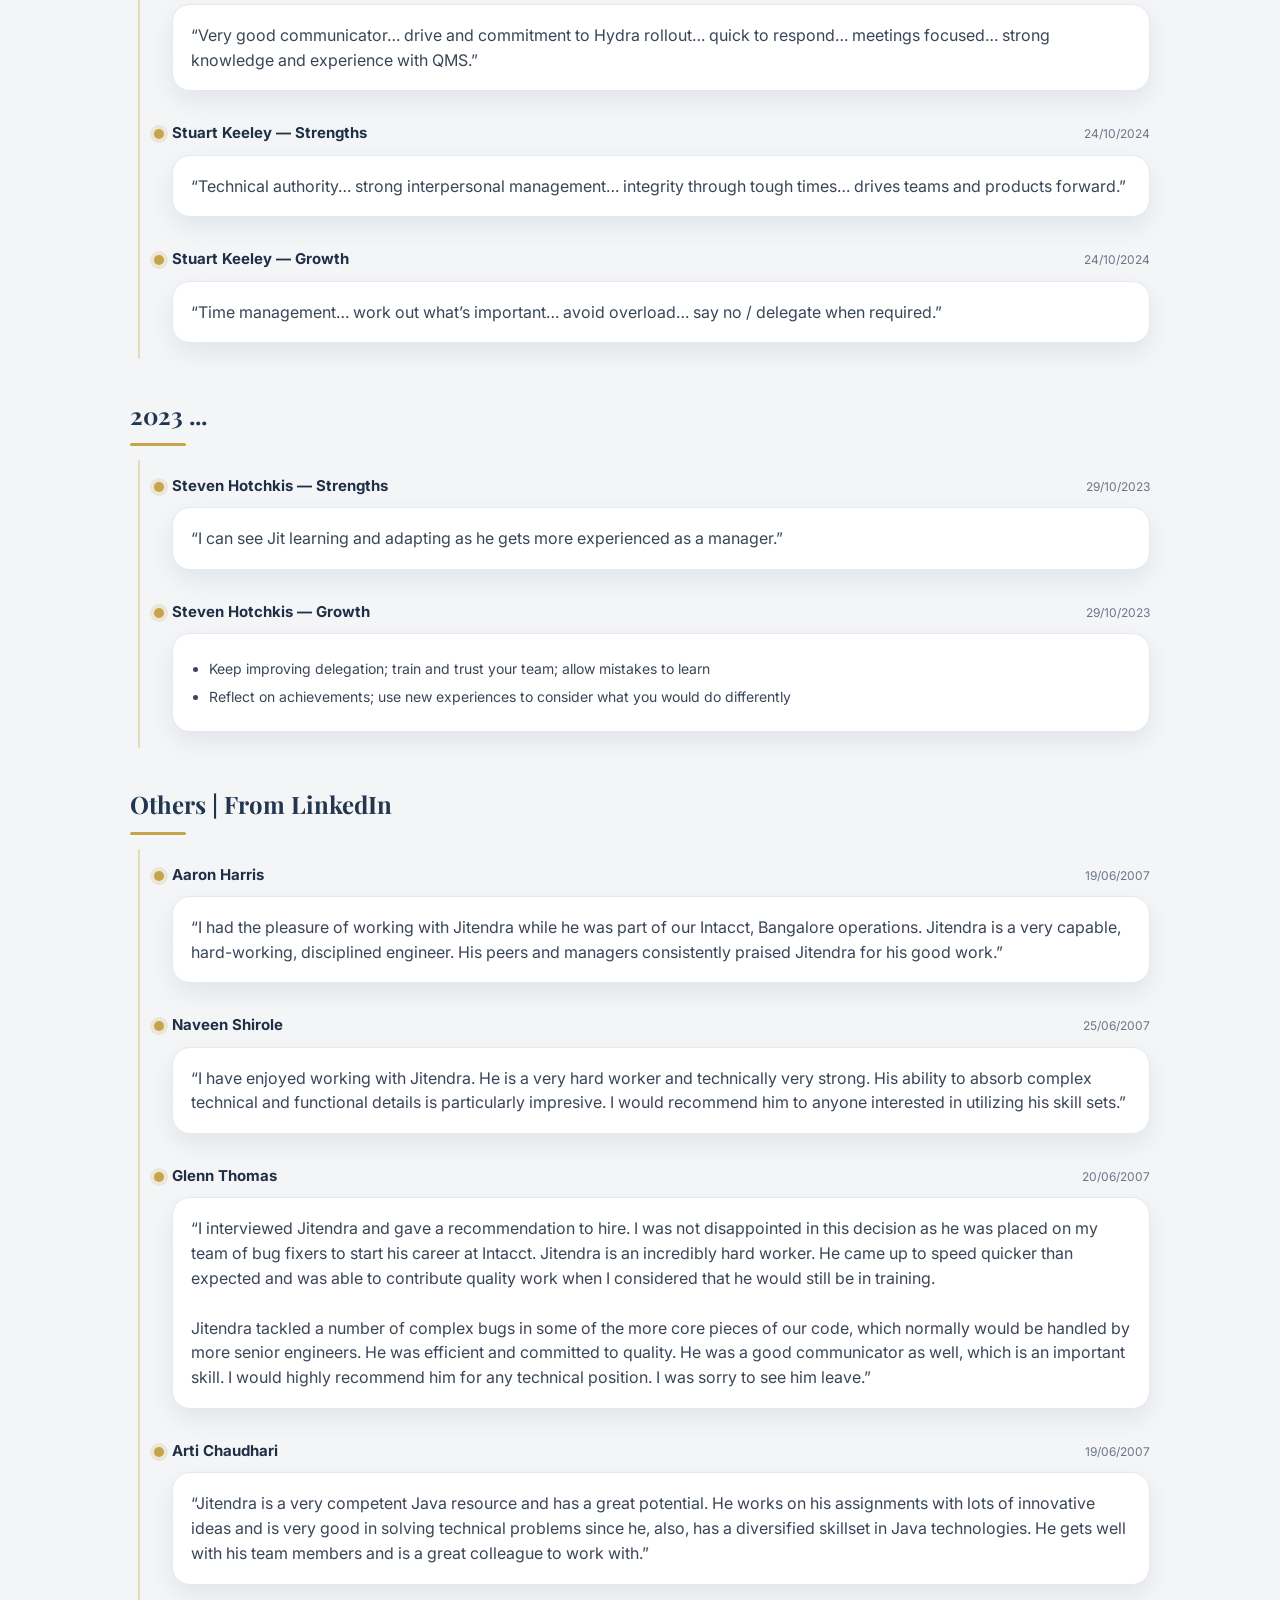
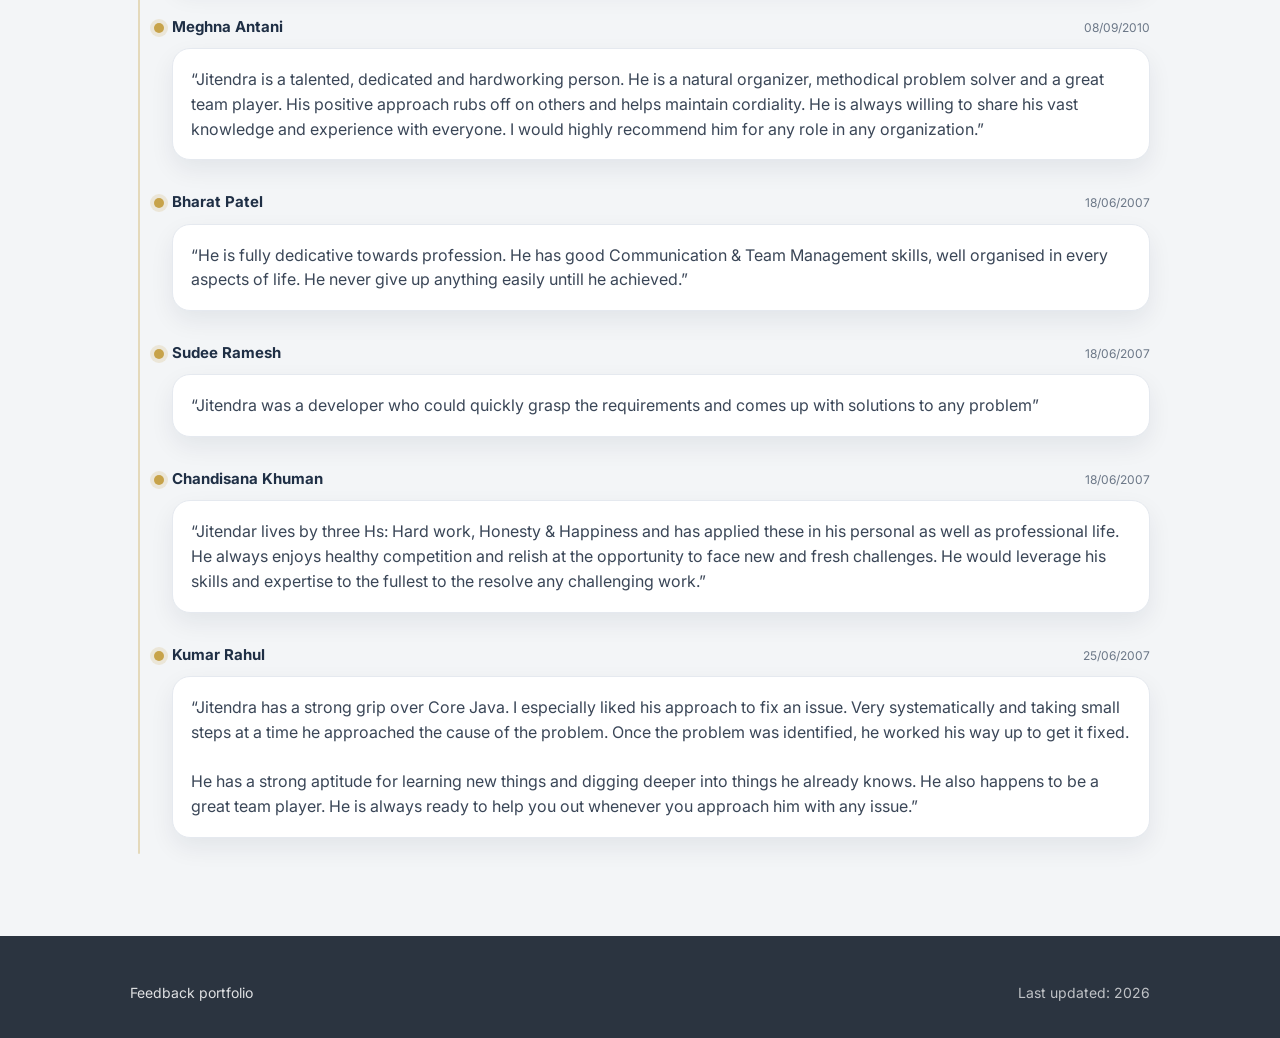
<file: feedback.html>
<!doctype html>
<html lang="en">
<head>
    <meta charset="UTF-8" />
    <meta name="viewport" content="width=device-width, initial-scale=1.0" />
    <title>Feedback — Jitendra Soni</title>

    <!-- Fonts (same as resume page) -->
    <link rel="preconnect" href="https://fonts.googleapis.com" />
    <link rel="preconnect" href="https://fonts.gstatic.com" crossorigin />
    <link
            href="https://fonts.googleapis.com/css2?family=Inter:wght@400;500;600;700&family=Playfair+Display:wght@600;700&display=swap"
            rel="stylesheet"
    />

    <link rel="stylesheet" href="./styles.css" />
</head>

<body>
<!-- Header -->
<header class="hero">
    <div class="container hero__inner">
        <div class="hero__title">
            <h1>Feedback</h1>
            <p class="hero__role">Jitendra Soni</p>
            <div class="accent-rule"></div>
        </div>

        <ul class="hero__meta">
            <li class="meta"><a href="./index.html">Back to Resume</a></li>
        </ul>
    </div>
</header>

<main class="page">
    <div class="container">
        <!-- 2025 -->
        <section class="section">
            <div class="section__head">
                <h2>2025</h2>
                <div class="section__underline"></div>
            </div>

            <div class="timeline">

                <!-- Rachael Manning -->
                <article class="tl-item">
                    <div class="tl-marker"></div>
                    <div class="tl-content">
                        <div class="tl-row">
                            <h3>Rachael Manning — Strengths</h3>
                            <div class="tl-date">12/09/2025</div>
                        </div>

                        <div class="card" style="margin-top:10px;">
                            <p style="margin:0; color:#3a4657;">
                                “Extremely knowledgeable on the complexities of Hydra and EMS, always happy to help if needed!”
                            </p>
                        </div>
                    </div>
                </article>

                <article class="tl-item">
                    <div class="tl-marker"></div>
                    <div class="tl-content">
                        <div class="tl-row">
                            <h3>Rachael Manning — Growth</h3>
                            <div class="tl-date">12/09/2025</div>
                        </div>

                        <div class="card" style="margin-top:10px;">
                            <p style="margin:0; color:#3a4657;">
                                “Maybe running knowledge sharing would selfishly be good for me so if an issue arises I can provide all the needed details,
                                especially with new systems like Hydra.”
                            </p>
                        </div>
                    </div>
                </article>

                <!-- Jonathan Courtois -->
                <article class="tl-item">
                    <div class="tl-marker"></div>
                    <div class="tl-content">
                        <div class="tl-row">
                            <h3>Jonathan Courtois — Strengths</h3>
                            <div class="tl-date">10/09/2025</div>
                        </div>

                        <div class="card" style="margin-top:10px;">
                            <p style="margin:0; color:#3a4657;">
                                “Jit's strong engineering background allows him to be a very useful and accurate Engineering Manager in architecture/roadmap/workstream meetings
                                and bring back to the team what needs to be done… shielding most of his engineer time from too many meetings.
                                Jit is customer focused and available and responsive to live incidents… If I'm on a live incident and Jit is representing EMS,
                                we have the right support we need.”
                            </p>
                        </div>
                    </div>
                </article>

                <article class="tl-item">
                    <div class="tl-marker"></div>
                    <div class="tl-content">
                        <div class="tl-row">
                            <h3>Jonathan Courtois — Growth</h3>
                            <div class="tl-date">10/09/2025</div>
                        </div>

                        <div class="card" style="margin-top:10px;">
                            <p style="margin:0; color:#3a4657;">
                                “I sometimes find that Jit can be a bit process heavy when it comes to intake of new work…
                                we aligned toward a joint goal between Client and Platform components (Rogers X1) and made a lot of headway without a strong intake process…
                                I would love to work more like this.”
                            </p>
                        </div>
                    </div>
                </article>

                <!-- Ankit Khanna -->
                <article class="tl-item">
                    <div class="tl-marker"></div>
                    <div class="tl-content">
                        <div class="tl-row">
                            <h3>Ankit Khanna — Strengths</h3>
                            <div class="tl-date">09/09/2025</div>
                        </div>

                        <div class="card" style="margin-top:10px;">
                            <p style="margin:0; color:#3a4657;">
                                “Jit has stepped in multiple times to solve key issues relating to commercial propositions (eg: Xumo SMB, native SLEs, etc).
                                His domain knowledge and ability to constructively collaborate and find root causes… led us to successfully launch our commercial propositions.”
                            </p>
                        </div>
                    </div>
                </article>

                <article class="tl-item">
                    <div class="tl-marker"></div>
                    <div class="tl-content">
                        <div class="tl-row">
                            <h3>Ankit Khanna — Growth</h3>
                            <div class="tl-date">09/09/2025</div>
                        </div>

                        <div class="card" style="margin-top:10px;">
                            <p style="margin:0; color:#3a4657;">
                                “I would love to be able to figure out with Jit how we can collaborate earlier on in a project
                                so we are not just reacting to issues but proactively thinking about them well in advance.”
                            </p>
                        </div>
                    </div>
                </article>

                <!-- Narinder Kaur -->
                <article class="tl-item">
                    <div class="tl-marker"></div>
                    <div class="tl-content">
                        <div class="tl-row">
                            <h3>Narinder Kaur — Strengths</h3>
                            <div class="tl-date">05/09/2025</div>
                        </div>

                        <div class="card" style="margin-top:10px;">
                            <p style="margin:0; color:#3a4657;">
                                “Knowledgeable, collaborative and proactive… led the solution approach and guided IUI devs…
                                helped implement within committed timelines… always helpful in pointing me in the right direction for EMS queries…
                                pleasure to work with you.”
                            </p>
                        </div>
                    </div>
                </article>

                <article class="tl-item">
                    <div class="tl-marker"></div>
                    <div class="tl-content">
                        <div class="tl-row">
                            <h3>Narinder Kaur — Growth</h3>
                            <div class="tl-date">05/09/2025</div>
                        </div>

                        <div class="card" style="margin-top:10px;">
                            <p style="margin:0; color:#3a4657;">
                                “Keeping in mind the projects where our paths have crossed, there isn't anything specific to call out as an area for improvement.”
                            </p>
                        </div>
                    </div>
                </article>

                <!-- Luke Hackett - What do I do well -->
                <article class="tl-item">
                    <div class="tl-marker"></div>
                    <div class="tl-content">
                        <div class="tl-row">
                            <h3>Luke Hackett — What do I do well?</h3>
                            <div class="tl-date">13/09/2025</div>
                        </div>

                        <div class="card" style="margin-top:10px;">
                            <p style="margin:0; color:#3a4657;">
                                “You’re clearly a strong advocate for your team, consistently championing their work and celebrating their successes.
                                <br/>
                                The integration of the Page Optimisation team into Hydra was a complex challenge this year, and it appears you’ve handled
                                the transition effectively. I’m optimistic this will enable the teams to collaborate more smoothly and deliver greater value going forward.”
                            </p>
                        </div>
                    </div>
                </article>

                <!-- Luke Hackett - How can I get better -->
                <article class="tl-item">
                    <div class="tl-marker"></div>
                    <div class="tl-content">

                        <div class="card" style="margin-top:10px;">

                            <p style="margin:0 0 10px; color:#3a4657;"><strong>Talent Development</strong></p>
                            <p style="margin:0 0 14px; color:#3a4657;">
                                “There still appears to be a heavy reliance on Greg across EMS, especially within Hydra.
                                With the onboarding of new associate engineers, I haven’t seen a clear development or succession plan to reduce this dependency.
                                This impacts both knowledge distribution and team autonomy — decision-making tends to stall when you or Greg are unavailable.”
                            </p>

                            <p style="margin:0 0 8px; color:#3a4657;"><strong>Ideas for a succession plan</strong></p>
                            <ul class="bullets" style="margin-bottom:14px;">
                                <li>Encouraging associate engineers to pair regularly with experienced team members to accelerate hands-on learning</li>
                                <li>Delegating decision-making to senior engineers (start low/medium impact, then increase responsibility)</li>
                                <li>Hosting regular knowledge-sharing sessions / internal tech talks (invite broader EMS)</li>
                                <li>Establishing a cross-EMS mentorship program to distribute expertise</li>
                            </ul>
                        </div>
                    </div>
                </article>

                <!-- Asha Kumaran -->
                <article class="tl-item">
                    <div class="tl-marker"></div>
                    <div class="tl-content">
                        <div class="tl-row">
                            <h3>Asha Kumaran — Strengths</h3>
                            <div class="tl-date">05/09/2025</div>
                        </div>

                        <div class="card" style="margin-top:10px;">
                            <p style="margin:0; color:#3a4657;">
                                “Great people manager… strong awareness of resources… gives opportunities to young talent like graduates and apprentices…
                                amazing at spotting talent… graduates have received great support… looking forward to long term collaboration.”
                            </p>
                        </div>
                    </div>
                </article>

                <!-- Kalpesh Modha -->
                <article class="tl-item">
                    <div class="tl-marker"></div>
                    <div class="tl-content">
                        <div class="tl-row">
                            <h3>Kalpesh Modha — Strengths</h3>
                            <div class="tl-date">04/09/2025</div>
                        </div>

                        <div class="card" style="margin-top:10px;">
                            <p style="margin:0; color:#3a4657;">
                                “Communicate clearly… proactive in solving problems before they became bigger issues…
                                helped with EMS queries quickly and accurately.”
                            </p>
                        </div>
                    </div>
                </article>

                <!-- Kelly Rice -->
                <article class="tl-item">
                    <div class="tl-marker"></div>
                    <div class="tl-content">
                        <div class="tl-row">
                            <h3>Kelly Rice — Strengths</h3>
                            <div class="tl-date">02/09/2025</div>
                        </div>

                        <div class="card" style="margin-top:10px;">
                            <p style="margin:0; color:#3a4657;">
                                “Consistently responsive and helpful… proactive identification of risks and challenges with the current control publisher tool…
                                helped us understand limitations and potential improvement areas.”
                            </p>
                        </div>
                    </div>
                </article>

                <article class="tl-item">
                    <div class="tl-marker"></div>
                    <div class="tl-content">
                        <div class="tl-row">
                            <h3>Kelly Rice — Growth</h3>
                            <div class="tl-date">02/09/2025</div>
                        </div>

                        <div class="card" style="margin-top:10px;">
                            <p style="margin:0; color:#3a4657;">
                                “Given the limited nature of our interactions, it’s hard to offer specific suggestions… your responsiveness and support have been appreciated.”
                            </p>
                        </div>
                    </div>
                </article>

                <!-- John Leighton -->
                <article class="tl-item">
                    <div class="tl-marker"></div>
                    <div class="tl-content">
                        <div class="tl-row">
                            <h3>John Leighton — Strengths</h3>
                            <div class="tl-date">01/09/2025</div>
                        </div>

                        <div class="card" style="margin-top:10px;">
                            <p style="margin:0; color:#3a4657;">
                                “Knowledge of EMS and willingness to share… proactive when support issues arise…
                                persistence in finding the root cause… especially when multiple systems are involved.”
                            </p>
                        </div>
                    </div>
                </article>

                <article class="tl-item">
                    <div class="tl-marker"></div>
                    <div class="tl-content">
                        <div class="tl-row">
                            <h3>John Leighton — Growth</h3>
                            <div class="tl-date">01/09/2025</div>
                        </div>

                        <div class="card" style="margin-top:10px;">
                            <p style="margin:0; color:#3a4657;">
                                “Provide more shared goals to EMS team(s) and then step back so they can self-manage…
                                more involvement with product leads to drive more effective flow of work.”
                            </p>
                        </div>
                    </div>
                </article>

            </div>
        </section>

        <!-- 2024 -->
        <section class="section">
            <div class="section__head">
                <h2>2024</h2>
                <div class="section__underline"></div>
            </div>

            <div class="timeline">

                <!-- John Bradshaw -->
                <article class="tl-item">
                    <div class="tl-marker"></div>
                    <div class="tl-content">
                        <div class="tl-row">
                            <h3>John Bradshaw — Strengths</h3>
                            <div class="tl-date">06/11/2024</div>
                        </div>

                        <div class="card" style="margin-top:10px;">
                            <p style="margin:0; color:#3a4657;">
                                “Very good communicator… drive and commitment to Hydra rollout… quick to respond…
                                meetings focused… strong knowledge and experience with QMS.”
                            </p>
                        </div>
                    </div>
                </article>

                <!-- Stuart Keeley -->
                <article class="tl-item">
                    <div class="tl-marker"></div>
                    <div class="tl-content">
                        <div class="tl-row">
                            <h3>Stuart Keeley — Strengths</h3>
                            <div class="tl-date">24/10/2024</div>
                        </div>

                        <div class="card" style="margin-top:10px;">
                            <p style="margin:0; color:#3a4657;">
                                “Technical authority… strong interpersonal management… integrity through tough times… drives teams and products forward.”
                            </p>
                        </div>
                    </div>
                </article>

                <article class="tl-item">
                    <div class="tl-marker"></div>
                    <div class="tl-content">
                        <div class="tl-row">
                            <h3>Stuart Keeley — Growth</h3>
                            <div class="tl-date">24/10/2024</div>
                        </div>

                        <div class="card" style="margin-top:10px;">
                            <p style="margin:0; color:#3a4657;">
                                “Time management… work out what’s important… avoid overload… say no / delegate when required.”
                            </p>
                        </div>
                    </div>
                </article>

            </div>
        </section>

        <!-- 2023 -->
        <section class="section">
            <div class="section__head">
                <h2>2023 ...</h2>
                <div class="section__underline"></div>
            </div>

            <div class="timeline">
                <article class="tl-item">
                    <div class="tl-marker"></div>
                    <div class="tl-content">
                        <div class="tl-row">
                            <h3>Steven Hotchkis — Strengths</h3>
                            <div class="tl-date">29/10/2023</div>
                        </div>

                        <div class="card" style="margin-top:10px;">
                            <p style="margin:0; color:#3a4657;">
                                “I can see Jit learning and adapting as he gets more experienced as a manager.”
                            </p>
                        </div>
                    </div>
                </article>

                <article class="tl-item">
                    <div class="tl-marker"></div>
                    <div class="tl-content">
                        <div class="tl-row">
                            <h3>Steven Hotchkis — Growth</h3>
                            <div class="tl-date">29/10/2023</div>
                        </div>

                        <div class="card" style="margin-top:10px;">
                            <ul class="bullets" style="margin:0;">
                                <li>Keep improving delegation; train and trust your team; allow mistakes to learn</li>
                                <li>Reflect on achievements; use new experiences to consider what you would do differently</li>
                            </ul>
                        </div>
                    </div>
                </article>
            </div>
        </section>

        <!-- All Others -->
        <section class="section">
            <div class="section__head">
                <h2>Others | From LinkedIn</h2>
                <div class="section__underline"></div>
            </div>

            <div class="timeline">

                <article class="tl-item">
                    <div class="tl-marker"></div>
                    <div class="tl-content">
                        <div class="tl-row">
                            <h3><a href="https://www.sage.com/en-gb/blog/author/aaronharris/" target="_blank">Aaron Harris</a></h3>
                            <div class="tl-date">19/06/2007</div>
                        </div>
                        <div class="card" style="margin-top:10px;">
                            <p style="margin:0; color:#3a4657;">
                                “I had the pleasure of working with Jitendra while he was part of our Intacct, Bangalore operations. Jitendra is a very capable, hard-working, disciplined engineer. His peers and managers consistently praised Jitendra for his good work.”
                            </p>
                        </div>
                    </div>
                </article>

                <article class="tl-item">
                    <div class="tl-marker"></div>
                    <div class="tl-content">
                        <div class="tl-row">
                            <h3><a href="https://www.linkedin.com/in/shirole/" target="_blank">Naveen Shirole</a></h3>
                            <div class="tl-date">25/06/2007</div>
                        </div>
                        <div class="card" style="margin-top:10px;">
                            <p style="margin:0; color:#3a4657;">
                                “I have enjoyed working with Jitendra. He is a very hard worker and technically very strong. His ability to absorb complex technical and functional details is particularly impresive. I would recommend him to anyone interested in utilizing his skill sets.”
                            </p>
                        </div>
                    </div>
                </article>

                <article class="tl-item">
                    <div class="tl-marker"></div>
                    <div class="tl-content">
                        <div class="tl-row">
                            <h3>Glenn Thomas</h3>
                            <div class="tl-date">20/06/2007</div>
                        </div>
                        <div class="card" style="margin-top:10px;">
                            <p style="margin:0; color:#3a4657;">
                                “I interviewed Jitendra and gave a recommendation to hire. I was not disappointed in this decision as he was placed on my team of bug fixers to start his career at Intacct. Jitendra is an incredibly hard worker. He came up to speed quicker than expected and was able to contribute quality work when I considered that he would still be in training.
                                <br/><br/>
                                Jitendra tackled a number of complex bugs in some of the more core pieces of our code, which normally would be handled by more senior engineers. He was efficient and committed to quality. He was a good communicator as well, which is an important skill. I would highly recommend him for any technical position. I was sorry to see him leave.”
                            </p>
                        </div>
                    </div>
                </article>

                <article class="tl-item">
                    <div class="tl-marker"></div>
                    <div class="tl-content">
                        <div class="tl-row">
                            <h3>Arti Chaudhari</h3>
                            <div class="tl-date">19/06/2007</div>
                        </div>
                        <div class="card" style="margin-top:10px;">
                            <p style="margin:0; color:#3a4657;">
                                “Jitendra is a very competent Java resource and has a great potential. He works on his assignments with lots of innovative ideas and is very good in solving technical problems since he, also, has a diversified skillset in Java technologies. He gets well with his team members and is a great colleague to work with.”
                            </p>
                        </div>
                    </div>
                </article>

                <article class="tl-item">
                    <div class="tl-marker"></div>
                    <div class="tl-content">
                        <div class="tl-row">
                            <h3>Meghna Antani</h3>
                            <div class="tl-date">08/09/2010</div>
                        </div>
                        <div class="card" style="margin-top:10px;">
                            <p style="margin:0; color:#3a4657;">
                                “Jitendra is a talented, dedicated and hardworking person. He is a natural organizer, methodical problem solver and a great team player. His positive approach rubs off on others and helps maintain cordiality. He is always willing to share his vast knowledge and experience with everyone. I would highly recommend him for any role in any organization.”
                            </p>
                        </div>
                    </div>
                </article>

                <article class="tl-item">
                    <div class="tl-marker"></div>
                    <div class="tl-content">
                        <div class="tl-row">
                            <h3>Bharat Patel</h3>
                            <div class="tl-date">18/06/2007</div>
                        </div>
                        <div class="card" style="margin-top:10px;">
                            <p style="margin:0; color:#3a4657;">
                                “He is fully dedicative towards profession. He has good Communication & Team Management skills, well organised in every aspects of life. He never give up anything easily untill he achieved.”
                            </p>
                        </div>
                    </div>
                </article>

                <article class="tl-item">
                    <div class="tl-marker"></div>
                    <div class="tl-content">
                        <div class="tl-row">
                            <h3>Sudee Ramesh</h3>
                            <div class="tl-date">18/06/2007</div>
                        </div>
                        <div class="card" style="margin-top:10px;">
                            <p style="margin:0; color:#3a4657;">
                                “Jitendra was a developer who could quickly grasp the requirements and comes up with solutions to any problem”
                            </p>
                        </div>
                    </div>
                </article>

                <article class="tl-item">
                    <div class="tl-marker"></div>
                    <div class="tl-content">
                        <div class="tl-row">
                            <h3>Chandisana Khuman</h3>
                            <div class="tl-date">18/06/2007</div>
                        </div>
                        <div class="card" style="margin-top:10px;">
                            <p style="margin:0; color:#3a4657;">
                                “Jitendar lives by three Hs: Hard work, Honesty & Happiness and has applied these in his personal as well as professional life. He always enjoys healthy competition and relish at the opportunity to face new and fresh challenges. He would leverage his skills and expertise to the fullest to the resolve any challenging work.”
                            </p>
                        </div>
                    </div>
                </article>

                <article class="tl-item">
                    <div class="tl-marker"></div>
                    <div class="tl-content">
                        <div class="tl-row">
                            <h3>Kumar Rahul</h3>
                            <div class="tl-date">25/06/2007</div>
                        </div>
                        <div class="card" style="margin-top:10px;">
                            <p style="margin:0; color:#3a4657;">
                                “Jitendra has a strong grip over Core Java. I especially liked his approach to fix an issue. Very systematically and taking small steps at a time he approached the cause of the problem. Once the problem was identified, he worked his way up to get it fixed.
                                <br/><br/>
                                He has a strong aptitude for learning new things and digging deeper into things he already knows. He also happens to be a great team player. He is always ready to help you out whenever you approach him with any issue.”
                            </p>
                        </div>
                    </div>
                </article>

            </div>
        </section>

    </div>
</main>

<footer class="footer">
    <div class="container footer__inner">
        <div>Feedback portfolio</div>
        <div class="footer__muted">Last updated: 2026</div>
    </div>
</footer>
</body>
</html>
</file>
<file: styles.css>
/* ----------------------------
   Theme (match screenshot vibe)
----------------------------- */
:root{
  --navy: #1f2f45;        /* header */
  --navy-2: #22364f;
  --gold: #c7a34a;        /* accent */
  --gold-2: #b8913f;

  --bg: #f3f5f7;          /* page background */
  --card: #ffffff;
  --text: #1a2433;
  --muted: #6b7787;
  --border: #e5e9ef;
  --shadow: 0 10px 24px rgba(20, 35, 55, 0.07);

  --radius: 14px;
  --radius-2: 18px;

  --max: 1020px;
}

*{ box-sizing: border-box; }
html, body{ height: 100%; }

body{
  margin: 0;
  font-family: Inter, system-ui, -apple-system, Segoe UI, Roboto, Arial, sans-serif;
  color: var(--text);
  background: var(--bg);
  line-height: 1.55;
}

a{ color: inherit; text-decoration: none; }
a:hover{ text-decoration: underline; }

.container{
  width: min(var(--max), calc(100% - 40px));
  margin: 0 auto;
}

/* ----------------------------
   Header
----------------------------- */
.hero{
  background: var(--navy);
  color: #f2f5f8;
  padding: 46px 0 34px;
}

.hero__inner{
  display: grid;
  grid-template-columns: 1fr auto;
  gap: 28px;
  align-items: end;
}

.hero__title h1{
  margin: 0 0 6px;
  font-family: "Playfair Display", serif;
  font-weight: 700;
  letter-spacing: 0.2px;
  font-size: clamp(32px, 4vw, 44px);
}

.hero__role{
  margin: 0;
  font-weight: 500;
  color: rgba(242,245,248,0.85);
}

.accent-rule{
  margin-top: 14px;
  width: 56px;
  height: 3px;
  border-radius: 999px;
  background: var(--gold);
}

.hero__meta{
  list-style: none;
  padding: 0;
  margin: 0;
  display: grid;
  gap: 10px;
  font-size: 14px;
  justify-items: end;
}

.meta{
  display: inline-flex;
  align-items: center;
  gap: 10px;
  color: rgba(242,245,248,0.9);
}

.meta__icon{
  width: 18px;
  height: 18px;
  display: inline-flex;
  align-items: center;
  justify-content: center;
  opacity: 0.95;
}

.meta__icon svg{
  width: 18px;
  height: 18px;
  fill: rgba(242,245,248,0.9);
}

/* ----------------------------
   Page + sections
----------------------------- */
.page{
  padding: 34px 0 44px;
}

.section{
  margin: 0 0 38px;
}

.section__head{
  margin: 0 0 14px;
}

.section__head h2{
  font-family: "Playfair Display", serif;
  font-size: 24px;
  margin: 0 0 8px;
  color: var(--navy-2);
}

.section__underline{
  width: 56px;
  height: 3px;
  border-radius: 999px;
  background: var(--gold);
}

/* ----------------------------
   Cards in sections
----------------------------- */
.card{
  background: var(--card);
  border: 1px solid var(--border);
  border-radius: var(--radius-2);
  box-shadow: var(--shadow);
  padding: 18px 18px;
}

.card--profile{
  padding: 20px;
}

.card__title{
  margin: 0 0 12px;
  font-size: 14px;
  text-transform: uppercase;
  letter-spacing: .08em;
  color: var(--navy-2);
}

.prose p{
  margin: 0 0 12px;
  color: #2a3444;
}
.prose p:last-child{ margin-bottom: 0; }

.profile__highlights{
  display: grid;
  grid-template-columns: 1fr 1fr;
  gap: 12px 18px;
  margin-top: 16px;
}

.highlight{
  background: #f7f8fa;
  border: 1px solid #eef1f5;
  border-radius: 12px;
  padding: 12px 12px;
  display: flex;
  gap: 10px;
  align-items: flex-start;
  color: #344154;
}

.dot{
  width: 8px;
  height: 8px;
  background: var(--gold);
  border-radius: 999px;
  margin-top: 6px;
  flex: 0 0 auto;
}

.subhead{
  font-weight: 700;
  letter-spacing: .08em;
  font-size: 12px;
  color: var(--navy-2);
  margin: 10px 0 8px;
}

/* ----------------------------
   Timeline (matches left line + dots)
----------------------------- */
.timeline{
  position: relative;
  padding-left: 24px;
  margin-top: 6px;
}

.timeline::before{
  content: "";
  position: absolute;
  left: 8px;
  top: 0;
  bottom: 0;
  width: 2px;
  background: rgba(199,163,74,0.35);
  border-radius: 999px;
}

.tl-item{
  position: relative;
  padding: 14px 0 16px;
}

.tl-marker{
  position: absolute;
  left: 0px;
  top: 22px;
  width: 10px;
  height: 10px;
  border-radius: 999px;
  background: var(--gold);
  box-shadow: 0 0 0 4px rgba(199,163,74,0.18);
}

.tl-content{
  padding-left: 18px;
}

.tl-row{
  display: grid;
  grid-template-columns: 1fr auto;
  gap: 12px;
  align-items: baseline;
}

.tl-row h3{
  margin: 0;
  font-size: 15px;
  color: #1f2f45;
}

.tl-date{
  font-size: 12px;
  color: var(--muted);
  white-space: nowrap;
}

.tl-desc{
  margin: 8px 0 10px;
  color: #3a4657;
  font-size: 14px;
}

.bullets{
  margin: 0;
  padding-left: 18px;
  color: #3a4657;
  font-size: 14px;
}

.bullets li{ margin: 6px 0; }

.timeline--compact .tl-item{
  padding: 12px 0 14px;
}

/* ----------------------------
   Skills pills
----------------------------- */
.grid-2{
  display: grid;
  grid-template-columns: 1fr 1fr;
  gap: 18px;
}

.pills{
  display: flex;
  flex-wrap: wrap;
  gap: 10px;
}

.pill{
  display: inline-flex;
  align-items: center;
  padding: 7px 10px;
  border-radius: 999px;
  background: rgba(199,163,74,0.18);
  border: 1px solid rgba(199,163,74,0.25);
  color: #57431a;
  font-size: 12px;
  font-weight: 600;
}

.pills--light .pill{
  background: #fbfbfc;
  border: 1px solid var(--border);
  color: #425065;
  font-weight: 600;
}

.pill--outline{
  background: transparent !important;
}

/* ----------------------------
   Education / Awards mini header
----------------------------- */
.minihead{
  display: flex;
  align-items: center;
  gap: 10px;
  margin-bottom: 10px;
}

.minihead__icon{
  width: 34px;
  height: 34px;
  border-radius: 12px;
  background: #f7f8fa;
  border: 1px solid #eef1f5;
  display: inline-flex;
  align-items: center;
  justify-content: center;
}

.minihead__icon svg{
  width: 18px;
  height: 18px;
  fill: var(--navy-2);
  opacity: 0.9;
}

.minihead__label{
  font-size: 12px;
  letter-spacing: .08em;
  font-weight: 800;
  text-transform: uppercase;
  color: var(--navy-2);
}

.kv__k{
  font-weight: 700;
  color: #1f2f45;
  margin: 4px 0;
}

.kv__v{
  color: var(--muted);
  font-size: 13px;
  margin: 2px 0;
}

/* ----------------------------
   Certifications bar
----------------------------- */
.card--certs{
  margin-top: 18px;
}

/* ----------------------------
   Footer (dark band)
----------------------------- */
.footer{
  background: #2b3440;
  color: rgba(255,255,255,0.85);
  /* Match header band size more closely */
  padding: 46px 0 34px;
}

.footer__inner{
  display: flex;
  align-items: center;
  justify-content: space-between;
  gap: 12px;
  /* Align with header meta sizing */
  font-size: 14px;
}

.footer__muted{
  color: rgba(255,255,255,0.7);
}

@media (max-width: 860px){
  .hero__inner{
    grid-template-columns: 1fr;
    align-items: start;
  }
  .hero__meta{
    justify-items: start;
  }
  .profile__highlights{
    grid-template-columns: 1fr;
  }
  .grid-2{
    grid-template-columns: 1fr;
  }
  .tl-row{
    grid-template-columns: 1fr;
  }
  .tl-date{
    white-space: normal;
  }

  .footer__inner{
    flex-direction: column;
    align-items: flex-start;
  }
}

@media print{
  body{ background: white; }
  .hero{ padding: 22px 0; }
  /* Keep footer proportional in print as well */
  .footer{ padding: 22px 0; }
  .card{ box-shadow: none; }
  a{ text-decoration: none; }
}
</file>
<file: docs/styles.css>
/* ----------------------------
   Theme (match screenshot vibe)
----------------------------- */
:root{
  --navy: #1f2f45;        /* header */
  --navy-2: #22364f;
  --gold: #c7a34a;        /* accent */
  --gold-2: #b8913f;

  --bg: #f3f5f7;          /* page background */
  --card: #ffffff;
  --text: #1a2433;
  --muted: #6b7787;
  --border: #e5e9ef;
  --shadow: 0 10px 24px rgba(20, 35, 55, 0.07);

  --radius: 14px;
  --radius-2: 18px;

  --max: 1020px;
}

*{ box-sizing: border-box; }
html, body{ height: 100%; }

body{
  margin: 0;
  font-family: Inter, system-ui, -apple-system, Segoe UI, Roboto, Arial, sans-serif;
  color: var(--text);
  background: var(--bg);
  line-height: 1.55;
}

a{ color: inherit; text-decoration: none; }
a:hover{ text-decoration: underline; }

.container{
  width: min(var(--max), calc(100% - 40px));
  margin: 0 auto;
}

/* ----------------------------
   Header
----------------------------- */
.hero{
  background: var(--navy);
  color: #f2f5f8;
  padding: 46px 0 34px;
}

.hero__inner{
  display: grid;
  grid-template-columns: 1fr auto;
  gap: 28px;
  align-items: end;
}

.hero__title h1{
  margin: 0 0 6px;
  font-family: "Playfair Display", serif;
  font-weight: 700;
  letter-spacing: 0.2px;
  font-size: clamp(32px, 4vw, 44px);
}

.hero__role{
  margin: 0;
  font-weight: 500;
  color: rgba(242,245,248,0.85);
}

.accent-rule{
  margin-top: 14px;
  width: 56px;
  height: 3px;
  border-radius: 999px;
  background: var(--gold);
}

.hero__meta{
  list-style: none;
  padding: 0;
  margin: 0;
  display: grid;
  gap: 10px;
  font-size: 14px;
  justify-items: end;
}

.meta{
  display: inline-flex;
  align-items: center;
  gap: 10px;
  color: rgba(242,245,248,0.9);
}

.meta__icon{
  width: 18px;
  height: 18px;
  display: inline-flex;
  align-items: center;
  justify-content: center;
  opacity: 0.95;
}

.meta__icon svg{
  width: 18px;
  height: 18px;
  fill: rgba(242,245,248,0.9);
}

/* ----------------------------
   Page + sections
----------------------------- */
.page{
  padding: 34px 0 44px;
}

.section{
  margin: 0 0 38px;
}

.section__head{
  margin: 0 0 14px;
}

.section__head h2{
  font-family: "Playfair Display", serif;
  font-size: 24px;
  margin: 0 0 8px;
  color: var(--navy-2);
}

.section__underline{
  width: 56px;
  height: 3px;
  border-radius: 999px;
  background: var(--gold);
}

/* ----------------------------
   Cards
----------------------------- */
.card{
  background: var(--card);
  border: 1px solid var(--border);
  border-radius: var(--radius-2);
  box-shadow: var(--shadow);
  padding: 18px 18px;
}

.card--profile{
  padding: 20px;
}

.card__title{
  margin: 0 0 12px;
  font-size: 14px;
  text-transform: uppercase;
  letter-spacing: .08em;
  color: var(--navy-2);
}

.prose p{
  margin: 0 0 12px;
  color: #2a3444;
}
.prose p:last-child{ margin-bottom: 0; }

.profile__highlights{
  display: grid;
  grid-template-columns: 1fr 1fr;
  gap: 12px 18px;
  margin-top: 16px;
}

.highlight{
  background: #f7f8fa;
  border: 1px solid #eef1f5;
  border-radius: 12px;
  padding: 12px 12px;
  display: flex;
  gap: 10px;
  align-items: flex-start;
  color: #344154;
}

.dot{
  width: 8px;
  height: 8px;
  background: var(--gold);
  border-radius: 999px;
  margin-top: 6px;
  flex: 0 0 auto;
}

.subhead{
  font-weight: 700;
  letter-spacing: .08em;
  font-size: 12px;
  color: var(--navy-2);
  margin: 10px 0 8px;
}

/* ----------------------------
   Timeline (matches left line + dots)
----------------------------- */
.timeline{
  position: relative;
  padding-left: 24px;
  margin-top: 6px;
}

.timeline::before{
  content: "";
  position: absolute;
  left: 8px;
  top: 0;
  bottom: 0;
  width: 2px;
  background: rgba(199,163,74,0.35);
  border-radius: 999px;
}

.tl-item{
  position: relative;
  padding: 14px 0 16px;
}

.tl-marker{
  position: absolute;
  left: 0px;
  top: 22px;
  width: 10px;
  height: 10px;
  border-radius: 999px;
  background: var(--gold);
  box-shadow: 0 0 0 4px rgba(199,163,74,0.18);
}

.tl-content{
  padding-left: 18px;
}

.tl-row{
  display: grid;
  grid-template-columns: 1fr auto;
  gap: 12px;
  align-items: baseline;
}

.tl-row h3{
  margin: 0;
  font-size: 15px;
  color: #1f2f45;
}

.tl-date{
  font-size: 12px;
  color: var(--muted);
  white-space: nowrap;
}

.tl-desc{
  margin: 8px 0 10px;
  color: #3a4657;
  font-size: 14px;
}

.bullets{
  margin: 0;
  padding-left: 18px;
  color: #3a4657;
  font-size: 14px;
}

.bullets li{ margin: 6px 0; }

.timeline--compact .tl-item{
  padding: 12px 0 14px;
}

/* ----------------------------
   Skills pills
----------------------------- */
.grid-2{
  display: grid;
  grid-template-columns: 1fr 1fr;
  gap: 18px;
}

.pills{
  display: flex;
  flex-wrap: wrap;
  gap: 10px;
}

.pill{
  display: inline-flex;
  align-items: center;
  padding: 7px 10px;
  border-radius: 999px;
  background: rgba(199,163,74,0.18);
  border: 1px solid rgba(199,163,74,0.25);
  color: #57431a;
  font-size: 12px;
  font-weight: 600;
}

.pills--light .pill{
  background: #fbfbfc;
  border: 1px solid var(--border);
  color: #425065;
  font-weight: 600;
}

.pill--outline{
  background: transparent !important;
}

/* ----------------------------
   Education / Awards mini header
----------------------------- */
.minihead{
  display: flex;
  align-items: center;
  gap: 10px;
  margin-bottom: 10px;
}

.minihead__icon{
  width: 34px;
  height: 34px;
  border-radius: 12px;
  background: #f7f8fa;
  border: 1px solid #eef1f5;
  display: inline-flex;
  align-items: center;
  justify-content: center;
}

.minihead__icon svg{
  width: 18px;
  height: 18px;
  fill: var(--navy-2);
  opacity: 0.9;
}

.minihead__label{
  font-size: 12px;
  letter-spacing: .08em;
  font-weight: 800;
  text-transform: uppercase;
  color: var(--navy-2);
}

.kv__k{
  font-weight: 700;
  color: #1f2f45;
  margin: 4px 0;
}

.kv__v{
  color: var(--muted);
  font-size: 13px;
  margin: 2px 0;
}

/* ----------------------------
   Certifications bar
----------------------------- */
.card--certs{
  margin-top: 18px;
}

/* ----------------------------
   Footer (dark band)
----------------------------- */
.footer{
  background: #2b3440;
  color: rgba(255,255,255,0.85);
  padding: 18px 0;
}

.footer__inner{
  display: flex;
  align-items: center;
  justify-content: space-between;
  gap: 12px;
  font-size: 13px;
}

.footer__muted{
  color: rgba(255,255,255,0.7);
}

/* ----------------------------
   Responsive
----------------------------- */
@media (max-width: 860px){
  .hero__inner{
    grid-template-columns: 1fr;
    align-items: start;
  }
  .hero__meta{
    justify-items: start;
  }
  .profile__highlights{
    grid-template-columns: 1fr;
  }
  .grid-2{
    grid-template-columns: 1fr;
  }
  .tl-row{
    grid-template-columns: 1fr;
  }
  .tl-date{
    white-space: normal;
  }
}

@media print{
  body{ background: white; }
  .hero{ padding: 22px 0; }
  .card{ box-shadow: none; }
  a{ text-decoration: none; }
}
</file>
